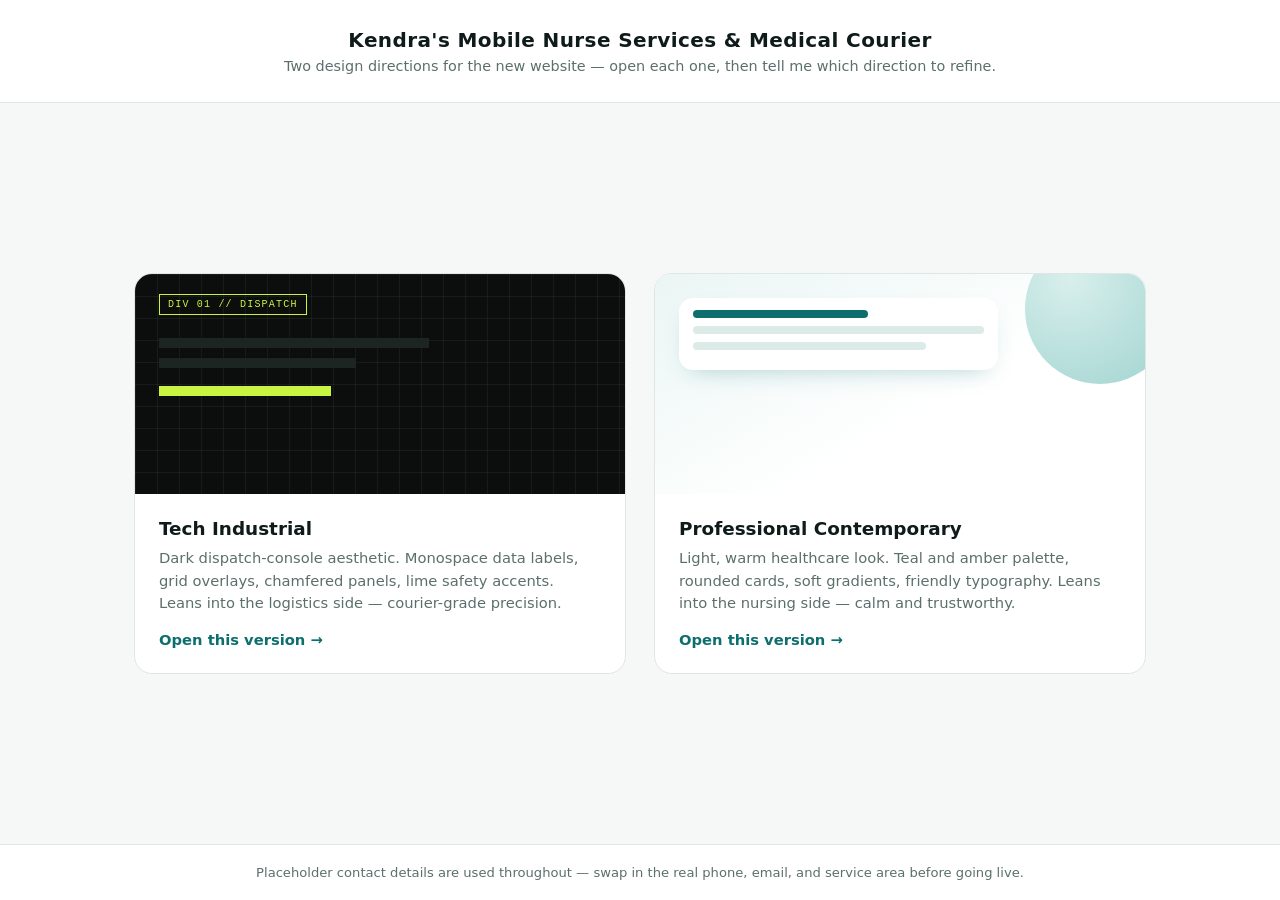
<file: index.html>
<!DOCTYPE html>
<html lang="en">
<head>
  <meta charset="UTF-8">
  <meta name="viewport" content="width=device-width, initial-scale=1.0">
  <title>Kendra's Mobile Nurse Services — Choose a Version</title>
  <meta name="description" content="Preview the two website designs for Kendra's Mobile Nurse Services & Medical Courier.">
  <style>
    :root {
      --ink: #0f1b1a;
      --mut: #5b6f6c;
      --line: #dfe7e5;
      --bg: #f6f8f8;
      --teal: #0c6f6e;
      --lime: #c8f542;
    }
    * { margin: 0; padding: 0; box-sizing: border-box; }
    html { scroll-behavior: smooth; }
    body {
      font-family: "Segoe UI", system-ui, -apple-system, sans-serif;
      background: var(--bg);
      color: var(--ink);
      min-height: 100vh;
      display: flex;
      flex-direction: column;
    }
    header {
      padding: 28px 24px;
      text-align: center;
      border-bottom: 1px solid var(--line);
      background: #fff;
    }
    header h1 { font-size: 1.25rem; letter-spacing: .02em; }
    header p { color: var(--mut); font-size: .9rem; margin-top: 6px; }
    main {
      flex: 1;
      width: 100%;
      max-width: 1060px;
      margin: 0 auto;
      padding: 56px 24px;
      display: grid;
      grid-template-columns: repeat(auto-fit, minmax(300px, 1fr));
      gap: 28px;
      align-content: center;
    }
    .card {
      display: flex;
      flex-direction: column;
      background: #fff;
      border: 1px solid var(--line);
      border-radius: 18px;
      overflow: hidden;
      text-decoration: none;
      color: inherit;
      transition: transform .25s ease, box-shadow .25s ease;
    }
    .card:hover { transform: translateY(-4px); box-shadow: 0 24px 48px -24px rgba(15, 27, 26, .25); }
    .preview { height: 220px; position: relative; overflow: hidden; }
    .preview-industrial { background: #0b0e0d; }
    .preview-industrial::before {
      content: "";
      position: absolute; inset: 0;
      background-image:
        linear-gradient(rgba(233, 240, 238, .06) 1px, transparent 1px),
        linear-gradient(90deg, rgba(233, 240, 238, .06) 1px, transparent 1px);
      background-size: 22px 22px;
    }
    .preview-industrial .bar { position: absolute; left: 24px; right: 40%; height: 10px; background: #1d2522; }
    .preview-industrial .bar.acc { background: var(--lime); }
    .preview-industrial .tag {
      position: absolute; top: 20px; left: 24px;
      font-family: Consolas, "Courier New", monospace;
      font-size: 10px; letter-spacing: .12em;
      color: var(--lime); border: 1px solid var(--lime);
      padding: 4px 8px;
    }
    .preview-contemporary { background: linear-gradient(150deg, #eaf6f4, #ffffff 60%); }
    .preview-contemporary .blob {
      position: absolute; width: 150px; height: 150px; border-radius: 50%;
      background: radial-gradient(circle at 30% 30%, #d8efec, #9fd3cf);
      top: -40px; right: -30px;
    }
    .preview-contemporary .chip {
      position: absolute; left: 24px; top: 24px; right: 30%;
      background: #fff; border-radius: 14px; padding: 12px 14px;
      box-shadow: 0 10px 24px -12px rgba(12, 111, 110, .35);
    }
    .preview-contemporary .chip .row { height: 8px; border-radius: 99px; background: #dceae8; margin-bottom: 8px; }
    .preview-contemporary .chip .row.hl { background: var(--teal); width: 60%; }
    .body { padding: 24px; }
    .body h2 { font-size: 1.15rem; margin-bottom: 8px; }
    .body p { color: var(--mut); font-size: .92rem; line-height: 1.55; }
    .go {
      margin-top: 16px; display: inline-flex; align-items: center; gap: 8px;
      font-weight: 600; font-size: .92rem; color: var(--teal);
    }
    footer { text-align: center; padding: 20px; color: var(--mut); font-size: .82rem; border-top: 1px solid var(--line); background: #fff; }
  </style>
</head>
<body>
  <header>
    <h1>Kendra's Mobile Nurse Services &amp; Medical Courier</h1>
    <p>Two design directions for the new website — open each one, then tell me which direction to refine.</p>
  </header>
  <main>
    <a class="card" href="tech-industrial/index.html">
      <div class="preview preview-industrial">
        <span class="tag">DIV 01 // DISPATCH</span>
        <span class="bar" style="top:64px"></span>
        <span class="bar" style="top:84px; right:55%"></span>
        <span class="bar acc" style="top:112px; right:60%"></span>
      </div>
      <div class="body">
        <h2>Tech Industrial</h2>
        <p>Dark dispatch-console aesthetic. Monospace data labels, grid overlays, chamfered panels, lime safety accents. Leans into the logistics side — courier-grade precision.</p>
        <span class="go">Open this version &rarr;</span>
      </div>
    </a>
    <a class="card" href="contemporary/index.html">
      <div class="preview preview-contemporary">
        <div class="blob"></div>
        <div class="chip">
          <div class="row hl"></div>
          <div class="row"></div>
          <div class="row" style="width:80%"></div>
        </div>
      </div>
      <div class="body">
        <h2>Professional Contemporary</h2>
        <p>Light, warm healthcare look. Teal and amber palette, rounded cards, soft gradients, friendly typography. Leans into the nursing side — calm and trustworthy.</p>
        <span class="go">Open this version &rarr;</span>
      </div>
    </a>
  </main>
  <footer>Placeholder contact details are used throughout — swap in the real phone, email, and service area before going live.</footer>
</body>
</html>
</file>
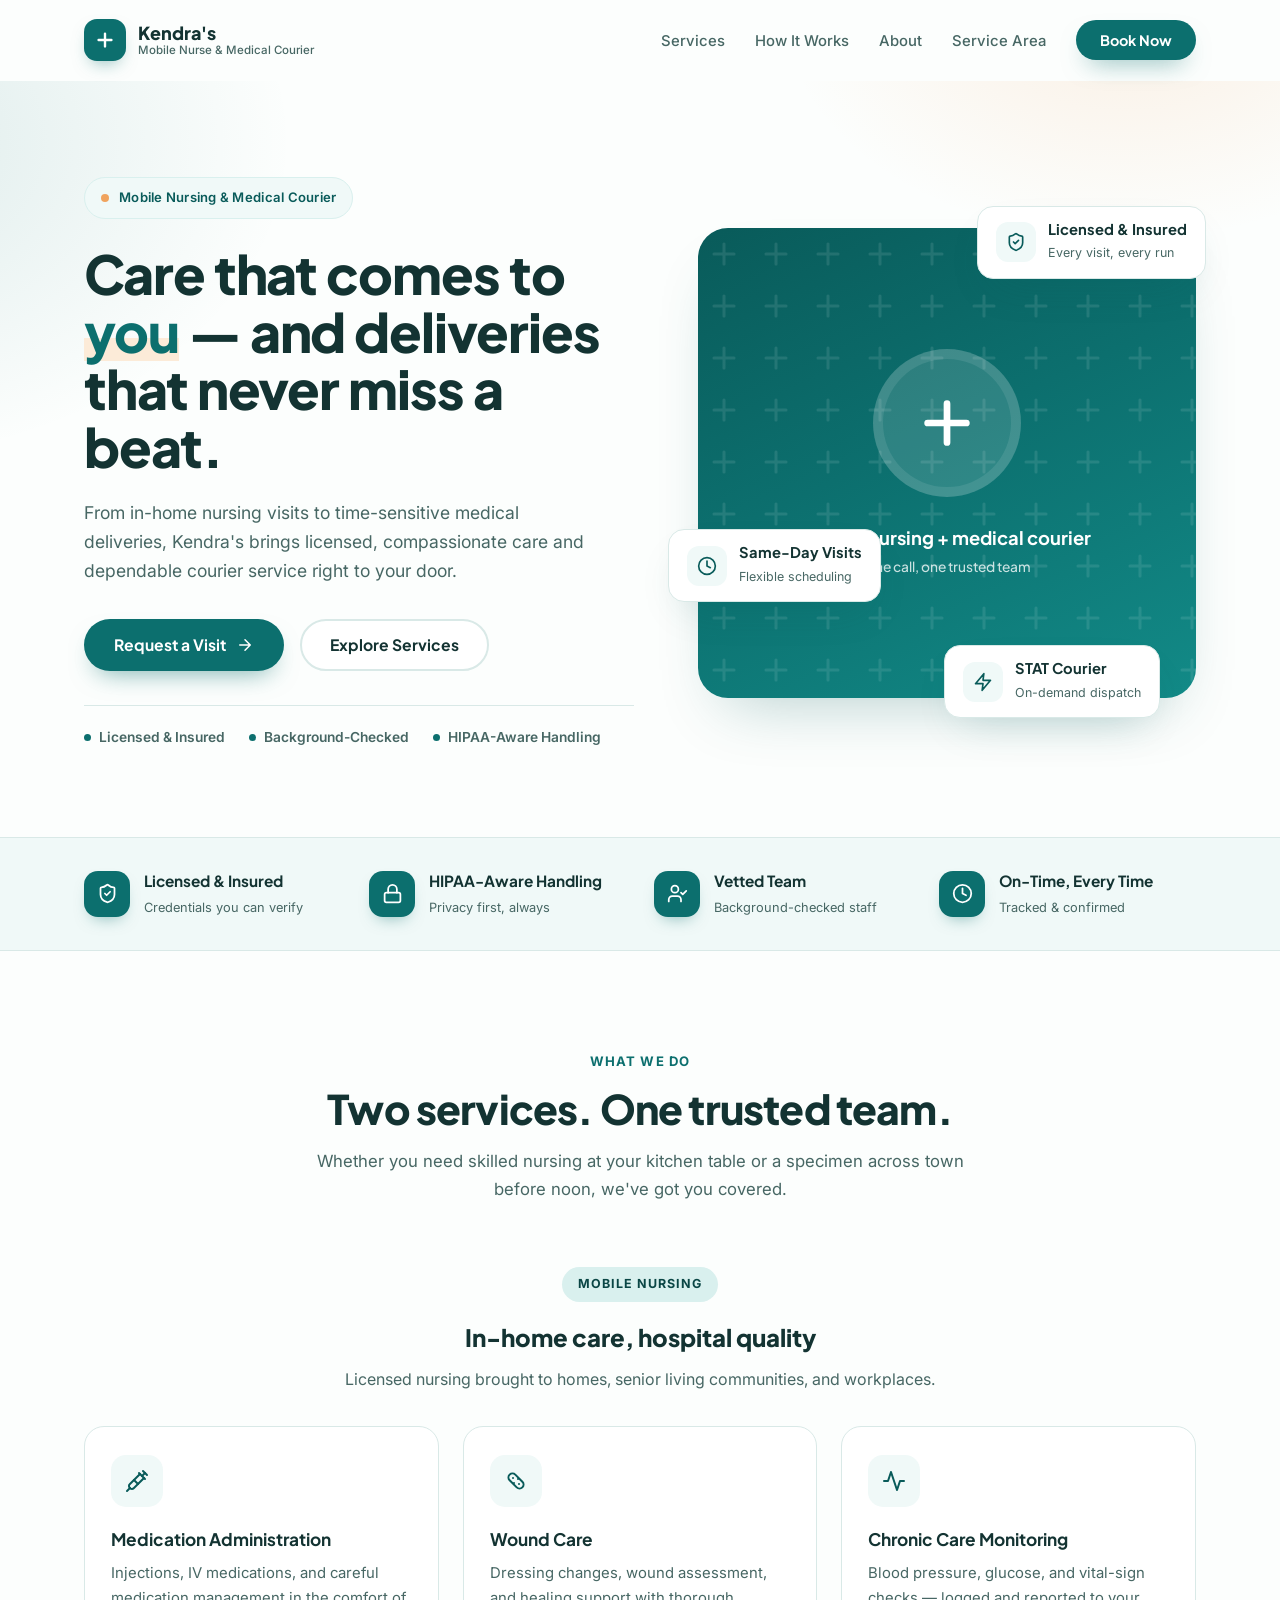
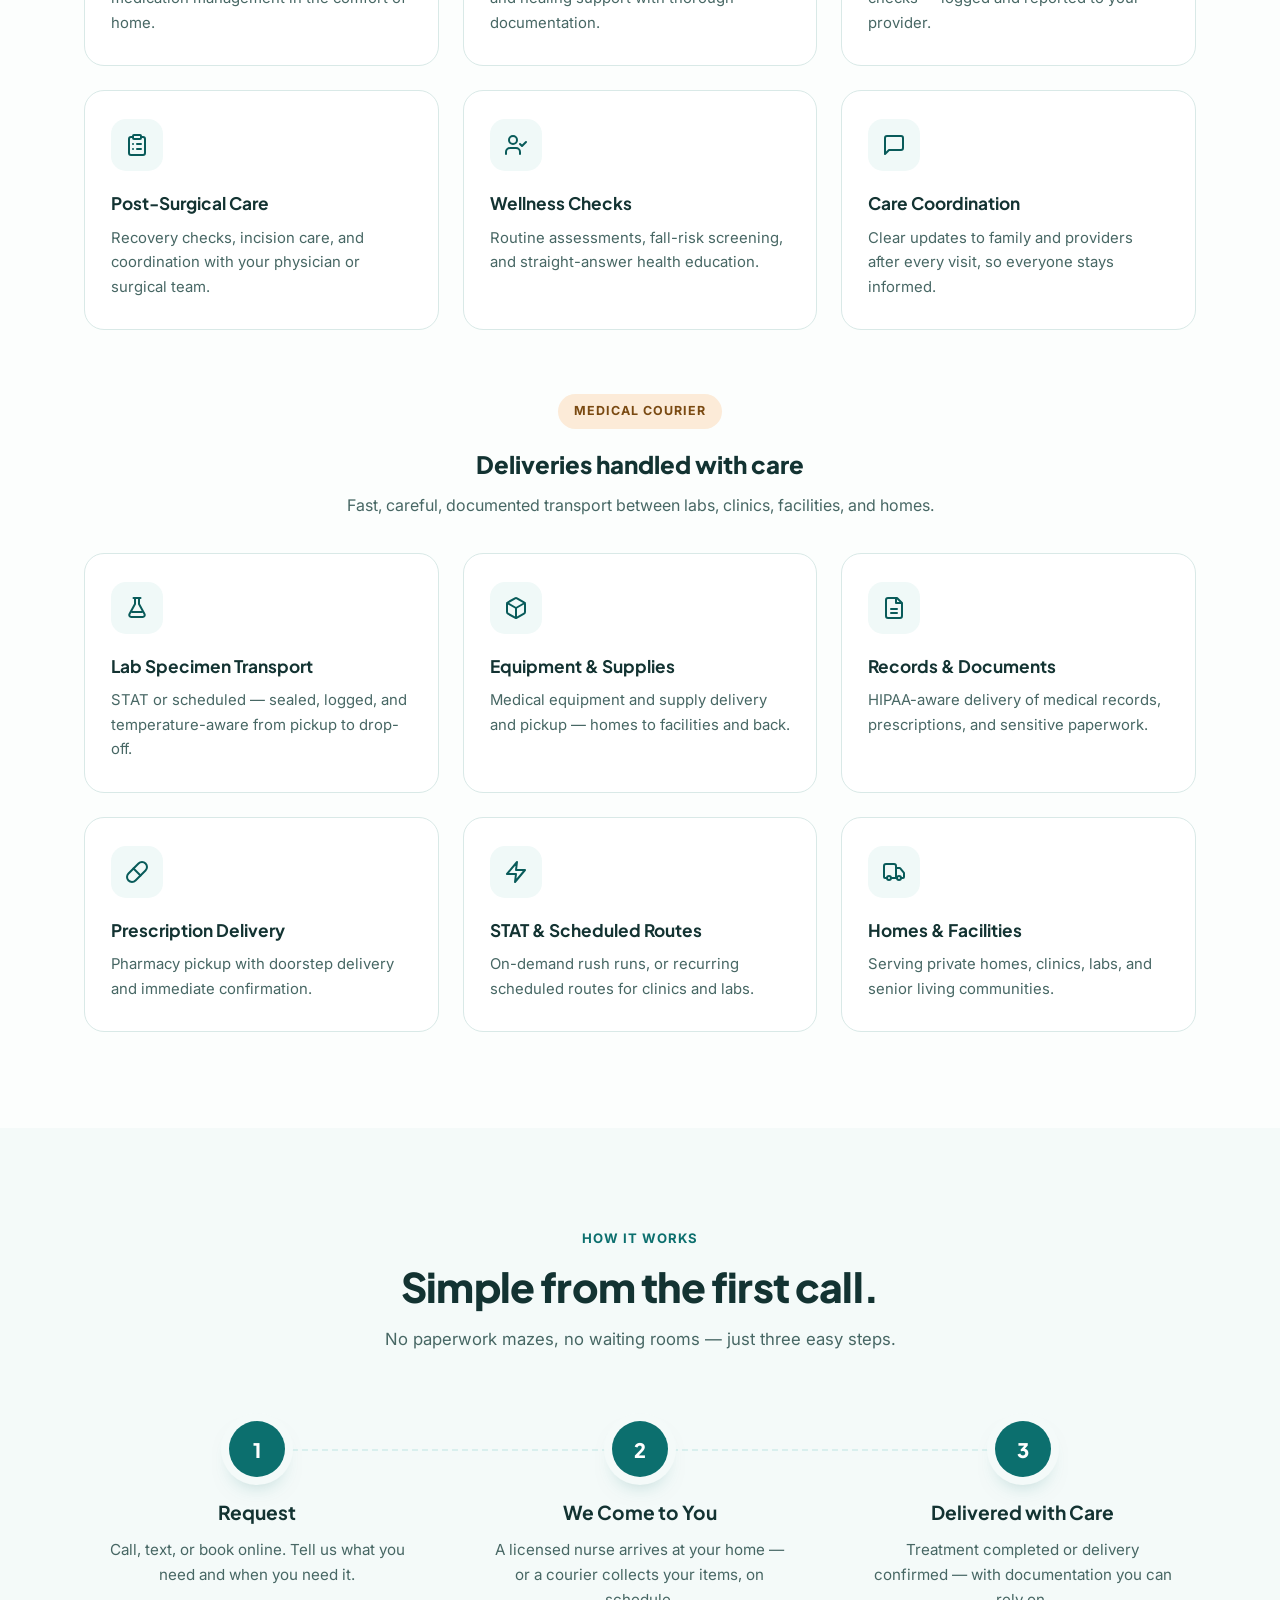
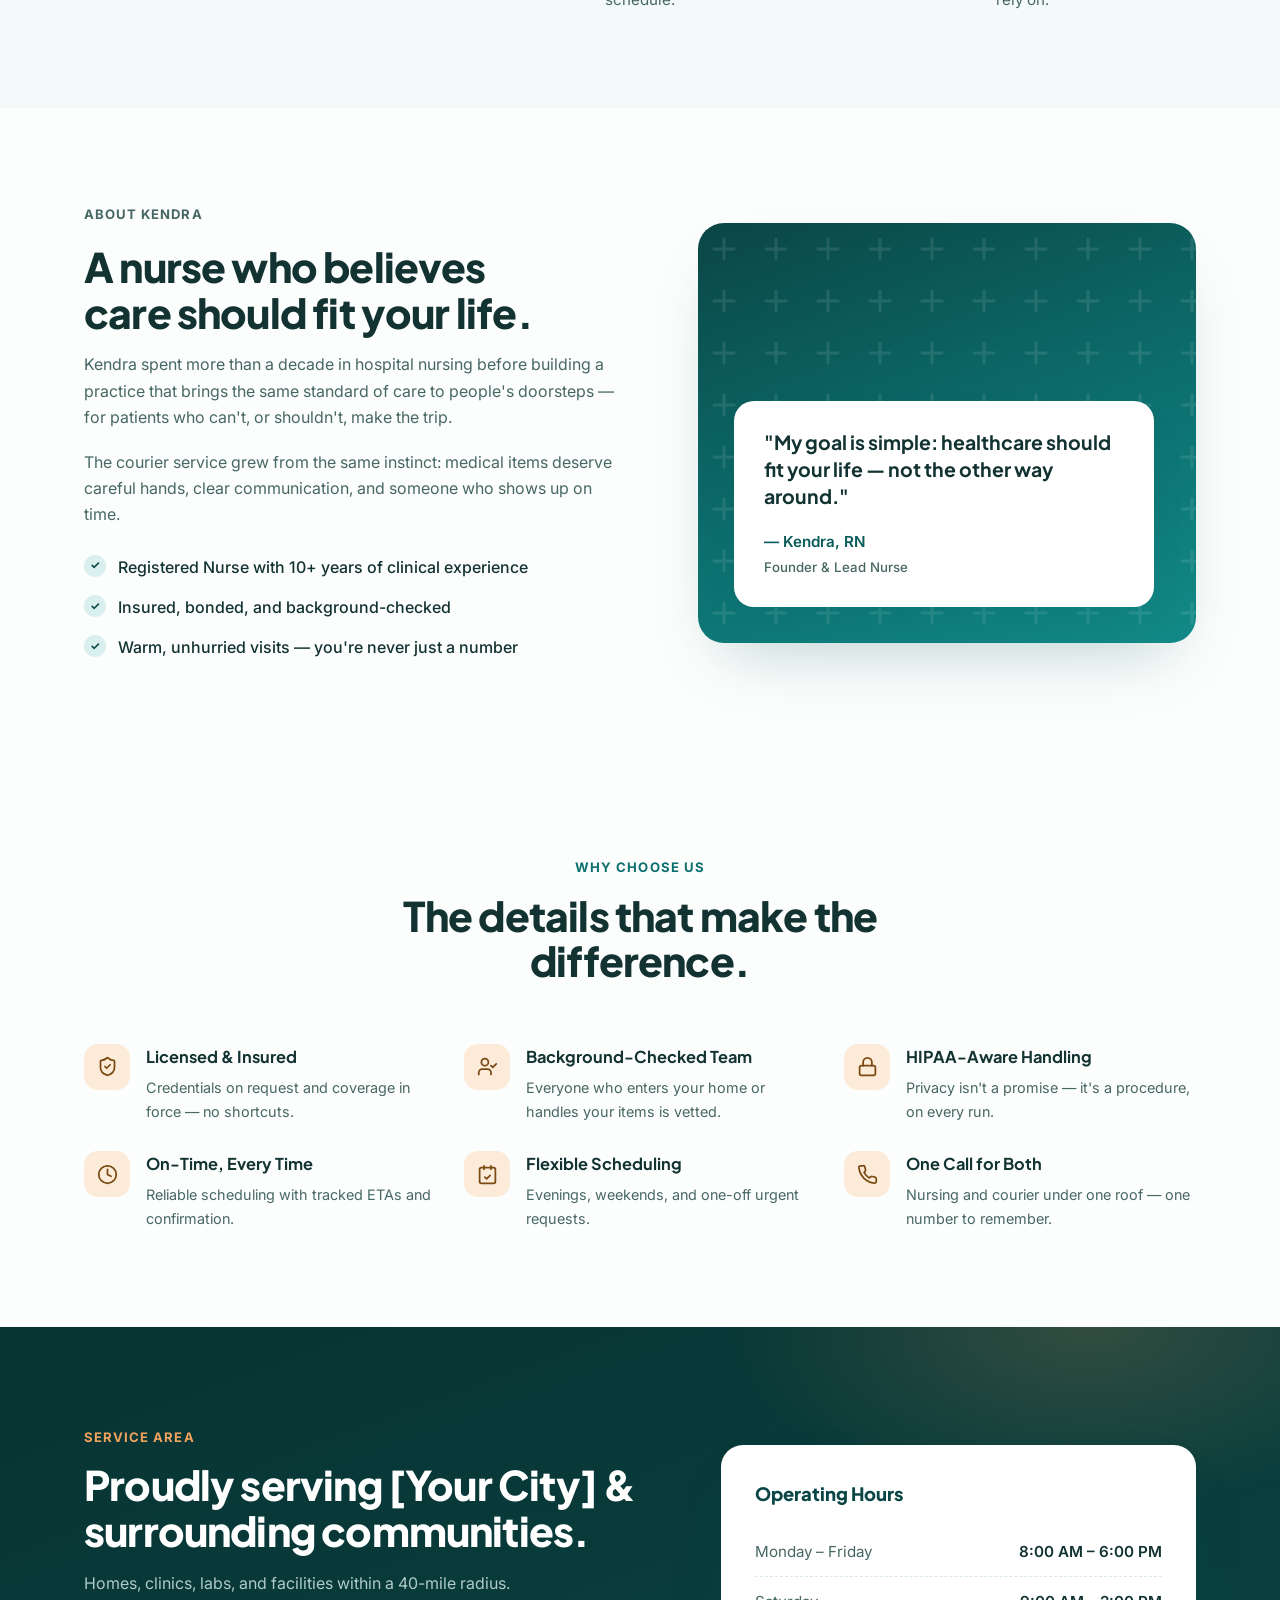
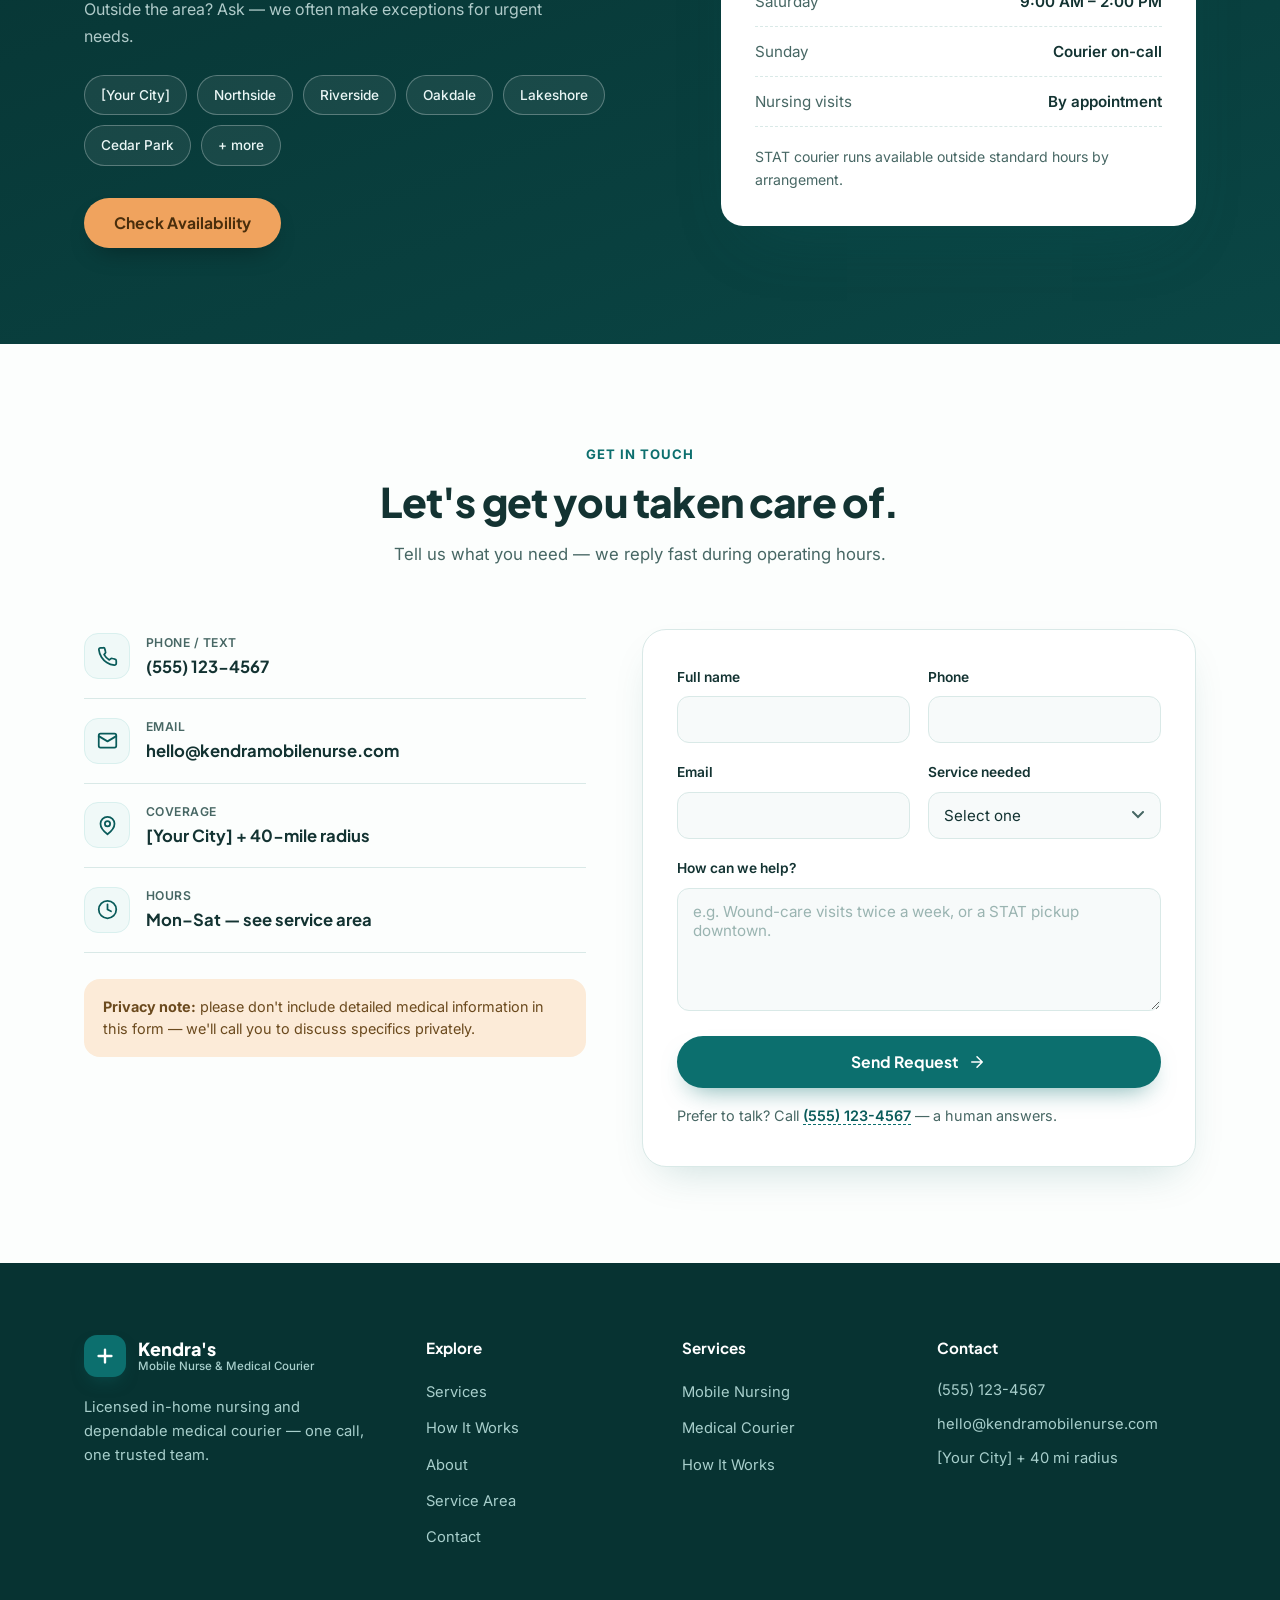
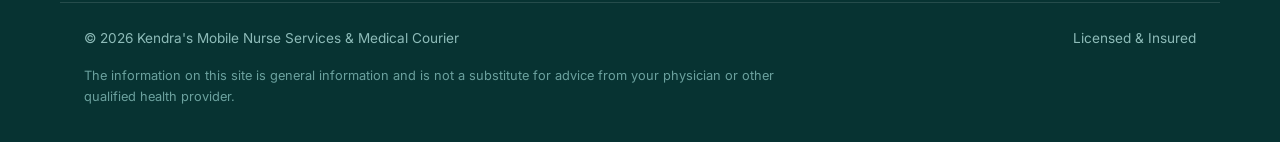
<file: contemporary/index.html>
<!DOCTYPE html>
<html lang="en">
<head>
  <meta charset="UTF-8">
  <meta name="viewport" content="width=device-width, initial-scale=1.0">
  <title>Kendra's Mobile Nurse Services &amp; Medical Courier</title>
  <meta name="description" content="Licensed in-home nursing visits and reliable medical courier service — compassionate care and dependable delivery, right to your door.">
  <meta name="theme-color" content="#0c6f6e">
  <link rel="icon" type="image/svg+xml" href="favicon.svg">
  <link rel="preconnect" href="https://fonts.googleapis.com">
  <link rel="preconnect" href="https://fonts.gstatic.com" crossorigin>
  <link href="https://fonts.googleapis.com/css2?family=Plus+Jakarta+Sans:wght@600;700;800&family=Inter:wght@400;500;600&display=swap" rel="stylesheet">
  <link rel="stylesheet" href="styles.css">
  <script type="application/ld+json">
  {
    "@context": "https://schema.org",
    "@type": "LocalBusiness",
    "name": "Kendra's Mobile Nurse Services & Medical Courier",
    "description": "Mobile nursing care and medical courier services delivered to homes, clinics, and facilities.",
    "telephone": "+1-555-123-4567",
    "email": "hello@kendramobilenurse.com",
    "areaServed": "Your City and surrounding communities",
    "openingHours": "Mo-Fr 08:00-18:00"
  }
  </script>
</head>
<body id="top">
  <a class="skip-link" href="#main">Skip to content</a>

  <header class="site-header">
    <div class="container nav-wrap">
      <a class="brand" href="#top" aria-label="Kendra's Mobile Nurse Services — home">
        <span class="brand-mark" aria-hidden="true">
          <svg viewBox="0 0 24 24" fill="none" stroke="currentColor" stroke-width="2.6" stroke-linecap="round"><path d="M12 5v14M5 12h14"/></svg>
        </span>
        <span class="brand-text">
          <span class="brand-name">Kendra's</span>
          <span class="brand-sub">Mobile Nurse &amp; Medical Courier</span>
        </span>
      </a>
      <nav class="site-nav" aria-label="Primary">
        <button class="nav-toggle" aria-expanded="false" aria-controls="primary-nav" aria-label="Toggle navigation"><span></span><span></span><span></span></button>
        <ul class="nav-list" id="primary-nav">
          <li><a href="#services">Services</a></li>
          <li><a href="#how">How It Works</a></li>
          <li><a href="#about">About</a></li>
          <li><a href="#coverage">Service Area</a></li>
          <li><a class="btn btn-primary btn-small nav-cta" href="#contact">Book Now</a></li>
        </ul>
      </nav>
    </div>
  </header>

  <main id="main">
    <!-- HERO -->
    <section class="hero">
      <div class="hero-bg" aria-hidden="true"></div>
      <div class="container hero-grid">
        <div class="hero-content">
          <p class="eyebrow"><span class="eyebrow-dot"></span>Mobile Nursing &amp; Medical Courier</p>
          <h1 class="hero-title">Care that comes to <span class="accent">you</span> — and deliveries that never miss a beat.</h1>
          <p class="hero-sub">From in-home nursing visits to time-sensitive medical deliveries, Kendra's brings licensed, compassionate care and dependable courier service right to your door.</p>
          <div class="hero-actions">
            <a class="btn btn-primary" href="#contact">Request a Visit <svg viewBox="0 0 24 24" fill="none" stroke="currentColor" stroke-width="2" stroke-linecap="round" stroke-linejoin="round"><path d="M5 12h14M12 5l7 7-7 7"/></svg></a>
            <a class="btn btn-outline" href="#services">Explore Services</a>
          </div>
          <ul class="hero-trust">
            <li>Licensed &amp; Insured</li>
            <li>Background-Checked</li>
            <li>HIPAA-Aware Handling</li>
          </ul>
        </div>
        <div class="hero-visual">
          <div class="hero-card">
            <div class="hero-ring" aria-hidden="true">
              <svg class="hero-cross" viewBox="0 0 24 24" fill="none" stroke="currentColor" stroke-width="2.6" stroke-linecap="round"><path d="M12 4.5v15M4.5 12h15"/></svg>
            </div>
            <p class="hero-card-caption">Skilled nursing + medical courier<br><span>One call, one trusted team</span></p>
          </div>
          <div class="float-card float-1">
            <span class="fc-icon"><svg viewBox="0 0 24 24" fill="none" stroke="currentColor" stroke-width="2" stroke-linecap="round" stroke-linejoin="round"><path d="M20 13c0 5-3.5 7.5-7.66 8.95a1 1 0 0 1-.67-.01C7.5 20.5 4 18 4 13V6a1 1 0 0 1 1-1c2 0 4.5-1.2 6.24-2.72a1.17 1.17 0 0 1 1.52 0C14.51 3.81 17 5 19 5a1 1 0 0 1 1 1z"/><path d="m9 12 2 2 4-4"/></svg></span>
            <div><strong>Licensed &amp; Insured</strong><small>Every visit, every run</small></div>
          </div>
          <div class="float-card float-2">
            <span class="fc-icon"><svg viewBox="0 0 24 24" fill="none" stroke="currentColor" stroke-width="2" stroke-linecap="round" stroke-linejoin="round"><circle cx="12" cy="12" r="10"/><path d="M12 6v6l4 2"/></svg></span>
            <div><strong>Same-Day Visits</strong><small>Flexible scheduling</small></div>
          </div>
          <div class="float-card float-3">
            <span class="fc-icon"><svg viewBox="0 0 24 24" fill="none" stroke="currentColor" stroke-width="2" stroke-linecap="round" stroke-linejoin="round"><path d="M13 2 3 14h9l-1 8 10-12h-9l1-8z"/></svg></span>
            <div><strong>STAT Courier</strong><small>On-demand dispatch</small></div>
          </div>
        </div>
      </div>
    </section>

    <!-- TRUST BAR -->
    <section class="trustbar" aria-label="Why families trust us">
      <div class="container trustbar-grid">
        <div class="trustbar-item reveal"><span class="tb-icon"><svg viewBox="0 0 24 24" fill="none" stroke="currentColor" stroke-width="2" stroke-linecap="round" stroke-linejoin="round"><path d="M20 13c0 5-3.5 7.5-7.66 8.95a1 1 0 0 1-.67-.01C7.5 20.5 4 18 4 13V6a1 1 0 0 1 1-1c2 0 4.5-1.2 6.24-2.72a1.17 1.17 0 0 1 1.52 0C14.51 3.81 17 5 19 5a1 1 0 0 1 1 1z"/><path d="m9 12 2 2 4-4"/></svg></span><div><strong>Licensed &amp; Insured</strong><small>Credentials you can verify</small></div></div>
        <div class="trustbar-item reveal" style="--d:.08s"><span class="tb-icon"><svg viewBox="0 0 24 24" fill="none" stroke="currentColor" stroke-width="2" stroke-linecap="round" stroke-linejoin="round"><rect x="3" y="11" width="18" height="11" rx="2"/><path d="M7 11V7a5 5 0 0 1 10 0v4"/></svg></span><div><strong>HIPAA-Aware Handling</strong><small>Privacy first, always</small></div></div>
        <div class="trustbar-item reveal" style="--d:.16s"><span class="tb-icon"><svg viewBox="0 0 24 24" fill="none" stroke="currentColor" stroke-width="2" stroke-linecap="round" stroke-linejoin="round"><path d="M16 21v-2a4 4 0 0 0-4-4H6a4 4 0 0 0-4 4v2"/><circle cx="9" cy="7" r="4"/><path d="m16 11 2 2 4-4"/></svg></span><div><strong>Vetted Team</strong><small>Background-checked staff</small></div></div>
        <div class="trustbar-item reveal" style="--d:.24s"><span class="tb-icon"><svg viewBox="0 0 24 24" fill="none" stroke="currentColor" stroke-width="2" stroke-linecap="round" stroke-linejoin="round"><circle cx="12" cy="12" r="10"/><path d="M12 6v6l4 2"/></svg></span><div><strong>On-Time, Every Time</strong><small>Tracked &amp; confirmed</small></div></div>
      </div>
    </section>

    <!-- SERVICES -->
    <section class="section" id="services">
      <div class="container">
        <div class="section-head reveal">
          <p class="section-eyebrow">What we do</p>
          <h2 class="section-title">Two services. One trusted team.</h2>
          <p class="section-lead">Whether you need skilled nursing at your kitchen table or a specimen across town before noon, we've got you covered.</p>
        </div>

        <div class="service-group reveal">
          <div class="group-head">
            <span class="group-tag tag-nurse">Mobile Nursing</span>
            <h3 class="group-title">In-home care, hospital quality</h3>
            <p class="group-desc">Licensed nursing brought to homes, senior living communities, and workplaces.</p>
          </div>
          <div class="cards-grid">
            <div class="card reveal"><span class="card-icon"><svg viewBox="0 0 24 24" fill="none" stroke="currentColor" stroke-width="2" stroke-linecap="round" stroke-linejoin="round"><path d="m18 2 4 4"/><path d="m17 7 3-3"/><path d="M19 9 8.7 19.3c-1 1-2.5 1-3.4 0l-.6-.6c-1-1-1-2.5 0-3.4L15 5"/><path d="m9 11 4 4"/><path d="m5 19-3 3"/><path d="m14 4 6 6"/></svg></span><h4 class="card-title">Medication Administration</h4><p class="card-text">Injections, IV medications, and careful medication management in the comfort of home.</p></div>
            <div class="card reveal" style="--d:.06s"><span class="card-icon"><svg viewBox="0 0 24 24" fill="none" stroke="currentColor" stroke-width="2" stroke-linecap="round" stroke-linejoin="round"><rect x="3" y="8" width="18" height="8" rx="4" transform="rotate(45 12 12)"/><path d="M9 9h.01M15 15h.01M10 14h.01M14 10h.01"/></svg></span><h4 class="card-title">Wound Care</h4><p class="card-text">Dressing changes, wound assessment, and healing support with thorough documentation.</p></div>
            <div class="card reveal" style="--d:.12s"><span class="card-icon"><svg viewBox="0 0 24 24" fill="none" stroke="currentColor" stroke-width="2" stroke-linecap="round" stroke-linejoin="round"><path d="M22 12h-4l-3 9L9 3l-3 9H2"/></svg></span><h4 class="card-title">Chronic Care Monitoring</h4><p class="card-text">Blood pressure, glucose, and vital-sign checks — logged and reported to your provider.</p></div>
            <div class="card reveal"><span class="card-icon"><svg viewBox="0 0 24 24" fill="none" stroke="currentColor" stroke-width="2" stroke-linecap="round" stroke-linejoin="round"><rect x="8" y="2" width="8" height="4" rx="1"/><path d="M16 4h2a2 2 0 0 1 2 2v14a2 2 0 0 1-2 2H6a2 2 0 0 1-2-2V6a2 2 0 0 1 2-2h2"/><path d="M12 11h4M12 16h4M8 11h.01M8 16h.01"/></svg></span><h4 class="card-title">Post-Surgical Care</h4><p class="card-text">Recovery checks, incision care, and coordination with your physician or surgical team.</p></div>
            <div class="card reveal" style="--d:.06s"><span class="card-icon"><svg viewBox="0 0 24 24" fill="none" stroke="currentColor" stroke-width="2" stroke-linecap="round" stroke-linejoin="round"><path d="M16 21v-2a4 4 0 0 0-4-4H6a4 4 0 0 0-4 4v2"/><circle cx="9" cy="7" r="4"/><path d="m16 11 2 2 4-4"/></svg></span><h4 class="card-title">Wellness Checks</h4><p class="card-text">Routine assessments, fall-risk screening, and straight-answer health education.</p></div>
            <div class="card reveal" style="--d:.12s"><span class="card-icon"><svg viewBox="0 0 24 24" fill="none" stroke="currentColor" stroke-width="2" stroke-linecap="round" stroke-linejoin="round"><path d="M21 15a2 2 0 0 1-2 2H7l-4 4V5a2 2 0 0 1 2-2h14a2 2 0 0 1 2 2z"/></svg></span><h4 class="card-title">Care Coordination</h4><p class="card-text">Clear updates to family and providers after every visit, so everyone stays informed.</p></div>
          </div>
        </div>

        <div class="service-group reveal">
          <div class="group-head">
            <span class="group-tag tag-courier">Medical Courier</span>
            <h3 class="group-title">Deliveries handled with care</h3>
            <p class="group-desc">Fast, careful, documented transport between labs, clinics, facilities, and homes.</p>
          </div>
          <div class="cards-grid">
            <div class="card reveal"><span class="card-icon"><svg viewBox="0 0 24 24" fill="none" stroke="currentColor" stroke-width="2" stroke-linecap="round" stroke-linejoin="round"><path d="M10 2v6L4.5 18a2 2 0 0 0 1.8 3h11.4a2 2 0 0 0 1.8-3L14 8V2"/><path d="M8.5 2h7"/><path d="M7 16h10"/></svg></span><h4 class="card-title">Lab Specimen Transport</h4><p class="card-text">STAT or scheduled — sealed, logged, and temperature-aware from pickup to drop-off.</p></div>
            <div class="card reveal" style="--d:.06s"><span class="card-icon"><svg viewBox="0 0 24 24" fill="none" stroke="currentColor" stroke-width="2" stroke-linecap="round" stroke-linejoin="round"><path d="M21 8a2 2 0 0 0-1-1.73l-7-4a2 2 0 0 0-2 0l-7 4A2 2 0 0 0 3 8v8a2 2 0 0 0 1 1.73l7 4a2 2 0 0 0 2 0l7-4A2 2 0 0 0 21 16z"/><path d="m3.3 7 8.7 5 8.7-5"/><path d="M12 22V12"/></svg></span><h4 class="card-title">Equipment &amp; Supplies</h4><p class="card-text">Medical equipment and supply delivery and pickup — homes to facilities and back.</p></div>
            <div class="card reveal" style="--d:.12s"><span class="card-icon"><svg viewBox="0 0 24 24" fill="none" stroke="currentColor" stroke-width="2" stroke-linecap="round" stroke-linejoin="round"><path d="M15 2H6a2 2 0 0 0-2 2v16a2 2 0 0 0 2 2h12a2 2 0 0 0 2-2V7z"/><path d="M14 2v5h5"/><path d="M9 13h6M9 17h6"/></svg></span><h4 class="card-title">Records &amp; Documents</h4><p class="card-text">HIPAA-aware delivery of medical records, prescriptions, and sensitive paperwork.</p></div>
            <div class="card reveal"><span class="card-icon"><svg viewBox="0 0 24 24" fill="none" stroke="currentColor" stroke-width="2" stroke-linecap="round" stroke-linejoin="round"><path d="m10.5 20.5 10-10a4.95 4.95 0 1 0-7-7l-10 10a4.95 4.95 0 1 0 7 7z"/><path d="m8.5 8.5 7 7"/></svg></span><h4 class="card-title">Prescription Delivery</h4><p class="card-text">Pharmacy pickup with doorstep delivery and immediate confirmation.</p></div>
            <div class="card reveal" style="--d:.06s"><span class="card-icon"><svg viewBox="0 0 24 24" fill="none" stroke="currentColor" stroke-width="2" stroke-linecap="round" stroke-linejoin="round"><path d="M13 2 3 14h9l-1 8 10-12h-9l1-8z"/></svg></span><h4 class="card-title">STAT &amp; Scheduled Routes</h4><p class="card-text">On-demand rush runs, or recurring scheduled routes for clinics and labs.</p></div>
            <div class="card reveal" style="--d:.12s"><span class="card-icon"><svg viewBox="0 0 24 24" fill="none" stroke="currentColor" stroke-width="2" stroke-linecap="round" stroke-linejoin="round"><path d="M14 18V6a2 2 0 0 0-2-2H4a2 2 0 0 0-2 2v11a1 1 0 0 0 1 1h2"/><path d="M15 18h-5"/><path d="M19 18h2a1 1 0 0 0 1-1v-3.65a1 1 0 0 0-.22-.62l-3.48-4.35A1 1 0 0 0 17.52 8H14"/><circle cx="17" cy="18" r="2"/><circle cx="7" cy="18" r="2"/></svg></span><h4 class="card-title">Homes &amp; Facilities</h4><p class="card-text">Serving private homes, clinics, labs, and senior living communities.</p></div>
          </div>
        </div>
      </div>
    </section>

    <!-- HOW IT WORKS -->
    <section class="section section-alt" id="how">
      <div class="container">
        <div class="section-head reveal">
          <p class="section-eyebrow">How it works</p>
          <h2 class="section-title">Simple from the first call.</h2>
          <p class="section-lead">No paperwork mazes, no waiting rooms — just three easy steps.</p>
        </div>
        <ol class="steps">
          <li class="step reveal"><span class="step-num">1</span><h3 class="step-title">Request</h3><p class="step-text">Call, text, or book online. Tell us what you need and when you need it.</p></li>
          <li class="step reveal" style="--d:.1s"><span class="step-num">2</span><h3 class="step-title">We Come to You</h3><p class="step-text">A licensed nurse arrives at your home — or a courier collects your items, on schedule.</p></li>
          <li class="step reveal" style="--d:.2s"><span class="step-num">3</span><h3 class="step-title">Delivered with Care</h3><p class="step-text">Treatment completed or delivery confirmed — with documentation you can rely on.</p></li>
        </ol>
      </div>
    </section>

    <!-- ABOUT -->
    <section class="section" id="about">
      <div class="container about-grid">
        <div class="about-content reveal">
          <p class="section-eyebrow">About Kendra</p>
          <h2 class="section-title">A nurse who believes care should fit your life.</h2>
          <p>Kendra spent more than a decade in hospital nursing before building a practice that brings the same standard of care to people's doorsteps — for patients who can't, or shouldn't, make the trip.</p>
          <p>The courier service grew from the same instinct: medical items deserve careful hands, clear communication, and someone who shows up on time.</p>
          <ul class="checklist">
            <li>Registered Nurse with 10+ years of clinical experience</li>
            <li>Insured, bonded, and background-checked</li>
            <li>Warm, unhurried visits — you're never just a number</li>
          </ul>
        </div>
        <div class="about-media reveal">
          <div class="quote-card">
            <p class="quote-text">"My goal is simple: healthcare should fit your life — not the other way around."</p>
            <p class="quote-by">— Kendra, RN <span>Founder &amp; Lead Nurse</span></p>
          </div>
        </div>
      </div>
    </section>

    <!-- WHY -->
    <section class="section" id="why">
      <div class="container">
        <div class="section-head reveal">
          <p class="section-eyebrow">Why choose us</p>
          <h2 class="section-title">The details that make the difference.</h2>
        </div>
        <div class="why-grid">
          <div class="why-item reveal"><span class="why-icon"><svg viewBox="0 0 24 24" fill="none" stroke="currentColor" stroke-width="2" stroke-linecap="round" stroke-linejoin="round"><path d="M20 13c0 5-3.5 7.5-7.66 8.95a1 1 0 0 1-.67-.01C7.5 20.5 4 18 4 13V6a1 1 0 0 1 1-1c2 0 4.5-1.2 6.24-2.72a1.17 1.17 0 0 1 1.52 0C14.51 3.81 17 5 19 5a1 1 0 0 1 1 1z"/><path d="m9 12 2 2 4-4"/></svg></span><div><h4>Licensed &amp; Insured</h4><p>Credentials on request and coverage in force — no shortcuts.</p></div></div>
          <div class="why-item reveal" style="--d:.06s"><span class="why-icon"><svg viewBox="0 0 24 24" fill="none" stroke="currentColor" stroke-width="2" stroke-linecap="round" stroke-linejoin="round"><path d="M16 21v-2a4 4 0 0 0-4-4H6a4 4 0 0 0-4 4v2"/><circle cx="9" cy="7" r="4"/><path d="m16 11 2 2 4-4"/></svg></span><div><h4>Background-Checked Team</h4><p>Everyone who enters your home or handles your items is vetted.</p></div></div>
          <div class="why-item reveal" style="--d:.12s"><span class="why-icon"><svg viewBox="0 0 24 24" fill="none" stroke="currentColor" stroke-width="2" stroke-linecap="round" stroke-linejoin="round"><rect x="3" y="11" width="18" height="11" rx="2"/><path d="M7 11V7a5 5 0 0 1 10 0v4"/></svg></span><div><h4>HIPAA-Aware Handling</h4><p>Privacy isn't a promise — it's a procedure, on every run.</p></div></div>
          <div class="why-item reveal"><span class="why-icon"><svg viewBox="0 0 24 24" fill="none" stroke="currentColor" stroke-width="2" stroke-linecap="round" stroke-linejoin="round"><circle cx="12" cy="12" r="10"/><path d="M12 6v6l4 2"/></svg></span><div><h4>On-Time, Every Time</h4><p>Reliable scheduling with tracked ETAs and confirmation.</p></div></div>
          <div class="why-item reveal" style="--d:.06s"><span class="why-icon"><svg viewBox="0 0 24 24" fill="none" stroke="currentColor" stroke-width="2" stroke-linecap="round" stroke-linejoin="round"><path d="M8 2v4M16 2v4"/><rect x="3" y="4" width="18" height="18" rx="2"/><path d="m9 15 2 2 4-4"/></svg></span><div><h4>Flexible Scheduling</h4><p>Evenings, weekends, and one-off urgent requests.</p></div></div>
          <div class="why-item reveal" style="--d:.12s"><span class="why-icon"><svg viewBox="0 0 24 24" fill="none" stroke="currentColor" stroke-width="2" stroke-linecap="round" stroke-linejoin="round"><path d="M22 16.92v3a2 2 0 0 1-2.18 2 19.79 19.79 0 0 1-8.63-3.07 19.5 19.5 0 0 1-6-6 19.79 19.79 0 0 1-3.07-8.67A2 2 0 0 1 4.11 2h3a2 2 0 0 1 2 1.72c.12.9.33 1.78.62 2.63a2 2 0 0 1-.45 2.11L8.09 9.91a16 16 0 0 0 6 6l1.45-1.19a2 2 0 0 1 2.11-.45c.85.29 1.73.5 2.63.62A2 2 0 0 1 22 16.92z"/></svg></span><div><h4>One Call for Both</h4><p>Nursing and courier under one roof — one number to remember.</p></div></div>
        </div>
      </div>
    </section>

    <!-- SERVICE AREA -->
    <section class="section coverage" id="coverage">
      <div class="container coverage-grid">
        <div class="coverage-content reveal">
          <p class="section-eyebrow">Service area</p>
          <h2 class="section-title">Proudly serving [Your City] &amp; surrounding communities.</h2>
          <p class="coverage-lead">Homes, clinics, labs, and facilities within a 40-mile radius. Outside the area? Ask — we often make exceptions for urgent needs.</p>
          <ul class="town-pills">
            <li>[Your City]</li><li>Northside</li><li>Riverside</li><li>Oakdale</li><li>Lakeshore</li><li>Cedar Park</li><li>+ more</li>
          </ul>
          <a class="btn btn-dark" href="#contact">Check Availability</a>
        </div>
        <div class="hours-card reveal">
          <h3>Operating Hours</h3>
          <ul class="hours-list">
            <li><span>Monday – Friday</span><b>8:00 AM – 6:00 PM</b></li>
            <li><span>Saturday</span><b>9:00 AM – 2:00 PM</b></li>
            <li><span>Sunday</span><b>Courier on-call</b></li>
            <li><span>Nursing visits</span><b>By appointment</b></li>
          </ul>
          <p class="hours-note">STAT courier runs available outside standard hours by arrangement.</p>
        </div>
      </div>
    </section>

    <!-- CONTACT -->
    <section class="section" id="contact">
      <div class="container">
        <div class="section-head reveal">
          <p class="section-eyebrow">Get in touch</p>
          <h2 class="section-title">Let's get you taken care of.</h2>
          <p class="section-lead">Tell us what you need — we reply fast during operating hours.</p>
        </div>
        <div class="contact-grid">
          <div class="contact-info reveal">
            <div class="info-item"><span class="info-icon"><svg viewBox="0 0 24 24" fill="none" stroke="currentColor" stroke-width="2" stroke-linecap="round" stroke-linejoin="round"><path d="M22 16.92v3a2 2 0 0 1-2.18 2 19.79 19.79 0 0 1-8.63-3.07 19.5 19.5 0 0 1-6-6 19.79 19.79 0 0 1-3.07-8.67A2 2 0 0 1 4.11 2h3a2 2 0 0 1 2 1.72c.12.9.33 1.78.62 2.63a2 2 0 0 1-.45 2.11L8.09 9.91a16 16 0 0 0 6 6l1.45-1.19a2 2 0 0 1 2.11-.45c.85.29 1.73.5 2.63.62A2 2 0 0 1 22 16.92z"/></svg></span><div><small>Phone / Text</small><a href="tel:+15551234567">(555) 123-4567</a></div></div>
            <div class="info-item"><span class="info-icon"><svg viewBox="0 0 24 24" fill="none" stroke="currentColor" stroke-width="2" stroke-linecap="round" stroke-linejoin="round"><rect x="2" y="4" width="20" height="16" rx="2"/><path d="m22 7-10 6L2 7"/></svg></span><div><small>Email</small><a href="mailto:hello@kendramobilenurse.com">hello@kendramobilenurse.com</a></div></div>
            <div class="info-item"><span class="info-icon"><svg viewBox="0 0 24 24" fill="none" stroke="currentColor" stroke-width="2" stroke-linecap="round" stroke-linejoin="round"><path d="M20 10c0 6-8 12-8 12s-8-6-8-12a8 8 0 0 1 16 0z"/><circle cx="12" cy="10" r="3"/></svg></span><div><small>Coverage</small><span>[Your City] + 40-mile radius</span></div></div>
            <div class="info-item"><span class="info-icon"><svg viewBox="0 0 24 24" fill="none" stroke="currentColor" stroke-width="2" stroke-linecap="round" stroke-linejoin="round"><circle cx="12" cy="12" r="10"/><path d="M12 6v6l4 2"/></svg></span><div><small>Hours</small><span>Mon–Sat — see service area</span></div></div>
            <div class="note-card"><strong>Privacy note:</strong> please don't include detailed medical information in this form — we'll call you to discuss specifics privately.</div>
          </div>
          <form class="contact-form reveal" id="booking-form">
            <div class="form-row">
              <div class="field"><label for="name">Full name</label><input id="name" name="name" type="text" autocomplete="name" required></div>
              <div class="field"><label for="phone">Phone</label><input id="phone" name="phone" type="tel" autocomplete="tel" required></div>
            </div>
            <div class="form-row">
              <div class="field"><label for="email">Email</label><input id="email" name="email" type="email" autocomplete="email" required></div>
              <div class="field"><label for="service">Service needed</label>
                <select id="service" name="service" required>
                  <option value="" selected disabled>Select one</option>
                  <option>Mobile nursing visit</option>
                  <option>Medical courier</option>
                  <option>Both</option>
                  <option>Other / question</option>
                </select>
              </div>
            </div>
            <div class="field"><label for="message">How can we help?</label><textarea id="message" name="message" rows="5" required placeholder="e.g. Wound-care visits twice a week, or a STAT pickup downtown."></textarea></div>
            <button class="btn btn-primary btn-block" type="submit">Send Request <svg viewBox="0 0 24 24" fill="none" stroke="currentColor" stroke-width="2" stroke-linecap="round" stroke-linejoin="round"><path d="M5 12h14M12 5l7 7-7 7"/></svg></button>
            <div class="form-success" id="form-success" hidden><svg viewBox="0 0 24 24" fill="none" stroke="currentColor" stroke-width="2.4" stroke-linecap="round" stroke-linejoin="round"><path d="M20 6 9 17l-5-5"/></svg>Thanks! Your request has been received — we'll reach out shortly to confirm details.</div>
            <p class="form-note">Prefer to talk? Call <a href="tel:+15551234567">(555) 123-4567</a> — a human answers.</p>
          </form>
        </div>
      </div>
    </section>
  </main>

  <footer class="site-footer">
    <div class="container footer-grid">
      <div class="footer-brand">
        <a class="brand" href="#top">
          <span class="brand-mark" aria-hidden="true"><svg viewBox="0 0 24 24" fill="none" stroke="currentColor" stroke-width="2.6" stroke-linecap="round"><path d="M12 5v14M5 12h14"/></svg></span>
          <span class="brand-text"><span class="brand-name">Kendra's</span><span class="brand-sub">Mobile Nurse &amp; Medical Courier</span></span>
        </a>
        <p>Licensed in-home nursing and dependable medical courier — one call, one trusted team.</p>
      </div>
      <div class="footer-col">
        <h4>Explore</h4>
        <ul class="footer-links">
          <li><a href="#services">Services</a></li>
          <li><a href="#how">How It Works</a></li>
          <li><a href="#about">About</a></li>
          <li><a href="#coverage">Service Area</a></li>
          <li><a href="#contact">Contact</a></li>
        </ul>
      </div>
      <div class="footer-col">
        <h4>Services</h4>
        <ul class="footer-links">
          <li><a href="#services">Mobile Nursing</a></li>
          <li><a href="#services">Medical Courier</a></li>
          <li><a href="#how">How It Works</a></li>
        </ul>
      </div>
      <div class="footer-col footer-contact">
        <h4>Contact</h4>
        <ul class="footer-links">
          <li><a href="tel:+15551234567">(555) 123-4567</a></li>
          <li><a href="mailto:hello@kendramobilenurse.com">hello@kendramobilenurse.com</a></li>
          <li>[Your City] + 40 mi radius</li>
        </ul>
      </div>
    </div>
    <div class="container footer-bottom">
      <p>&copy; <span id="year"></span> Kendra's Mobile Nurse Services &amp; Medical Courier</p>
      <p>Licensed &amp; Insured</p>
    </div>
    <div class="container"><p class="footer-disclaimer">The information on this site is general information and is not a substitute for advice from your physician or other qualified health provider.</p></div>
  </footer>

  <button class="back-to-top" aria-label="Back to top"><svg viewBox="0 0 24 24" fill="none" stroke="currentColor" stroke-width="2.2" stroke-linecap="round" stroke-linejoin="round"><path d="m18 15-6-6-6 6"/></svg></button>
  <script src="script.js"></script>
</body>
</html>
</file>
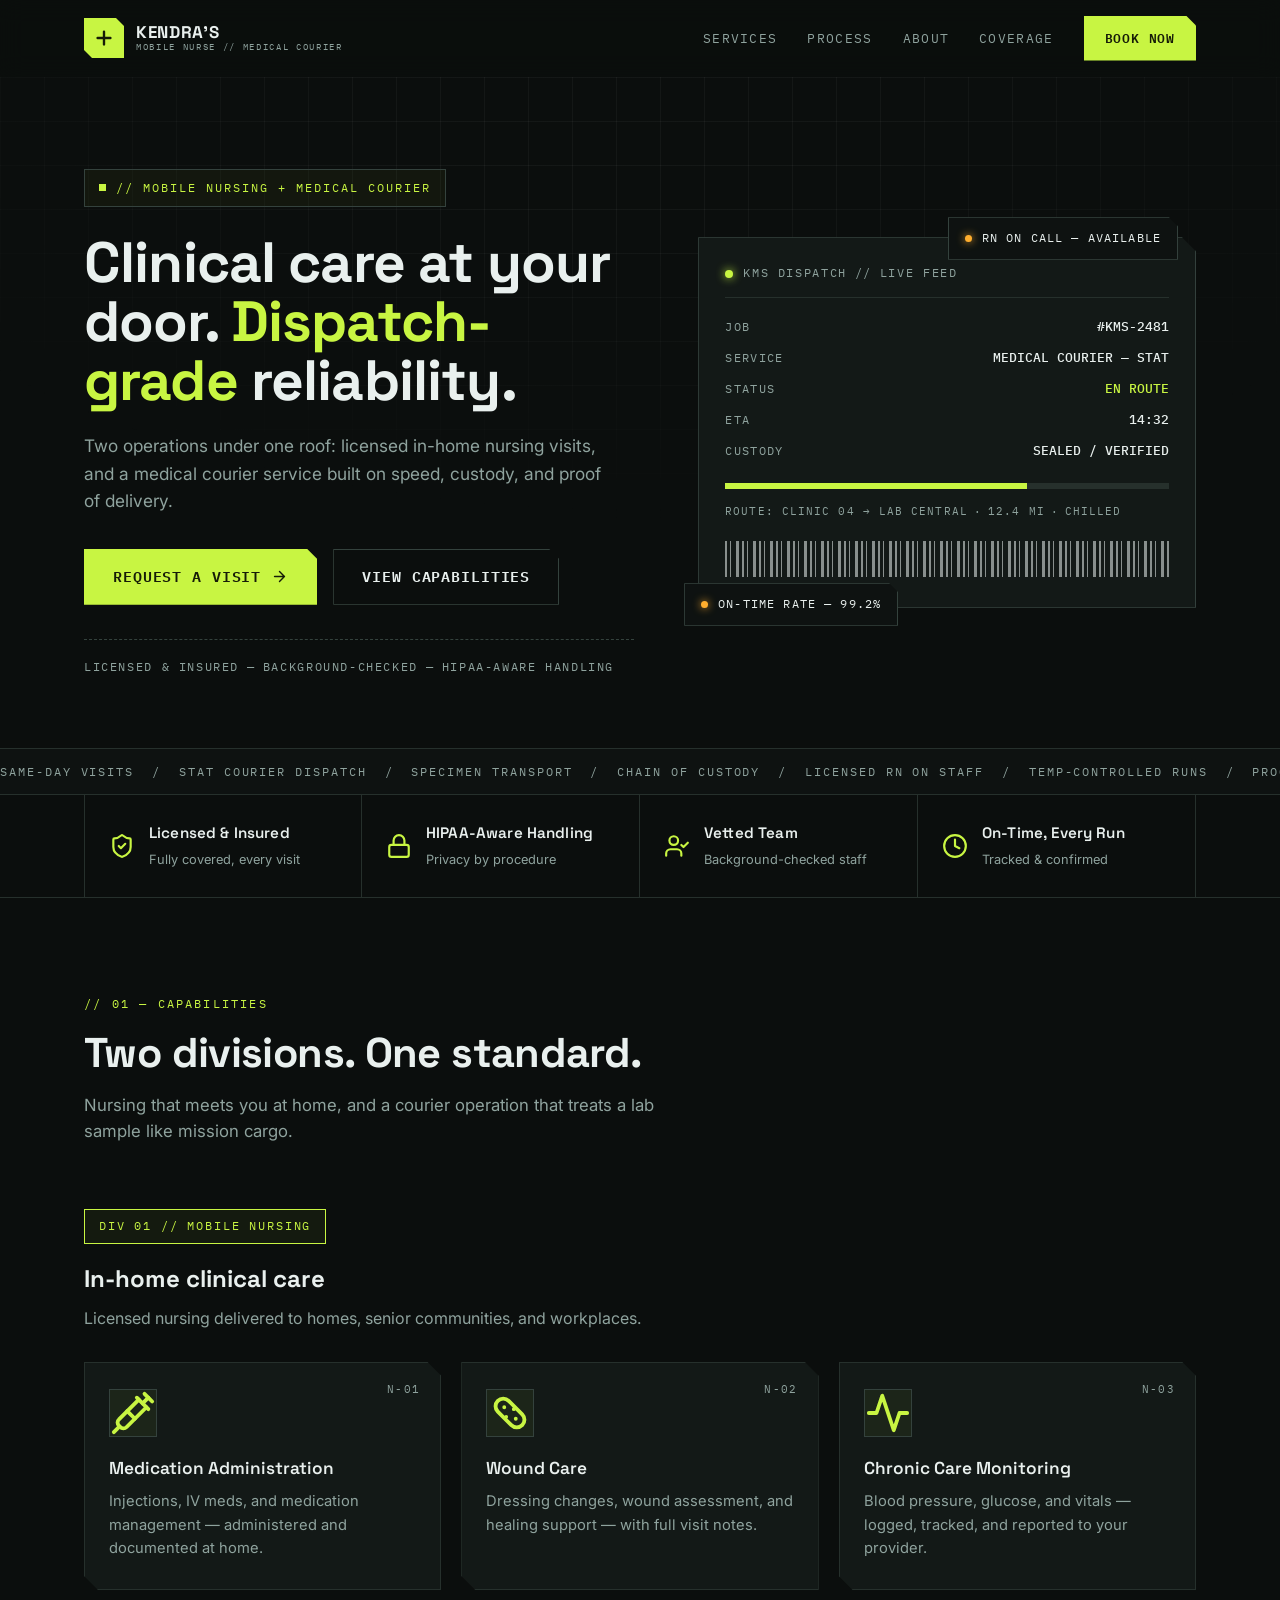
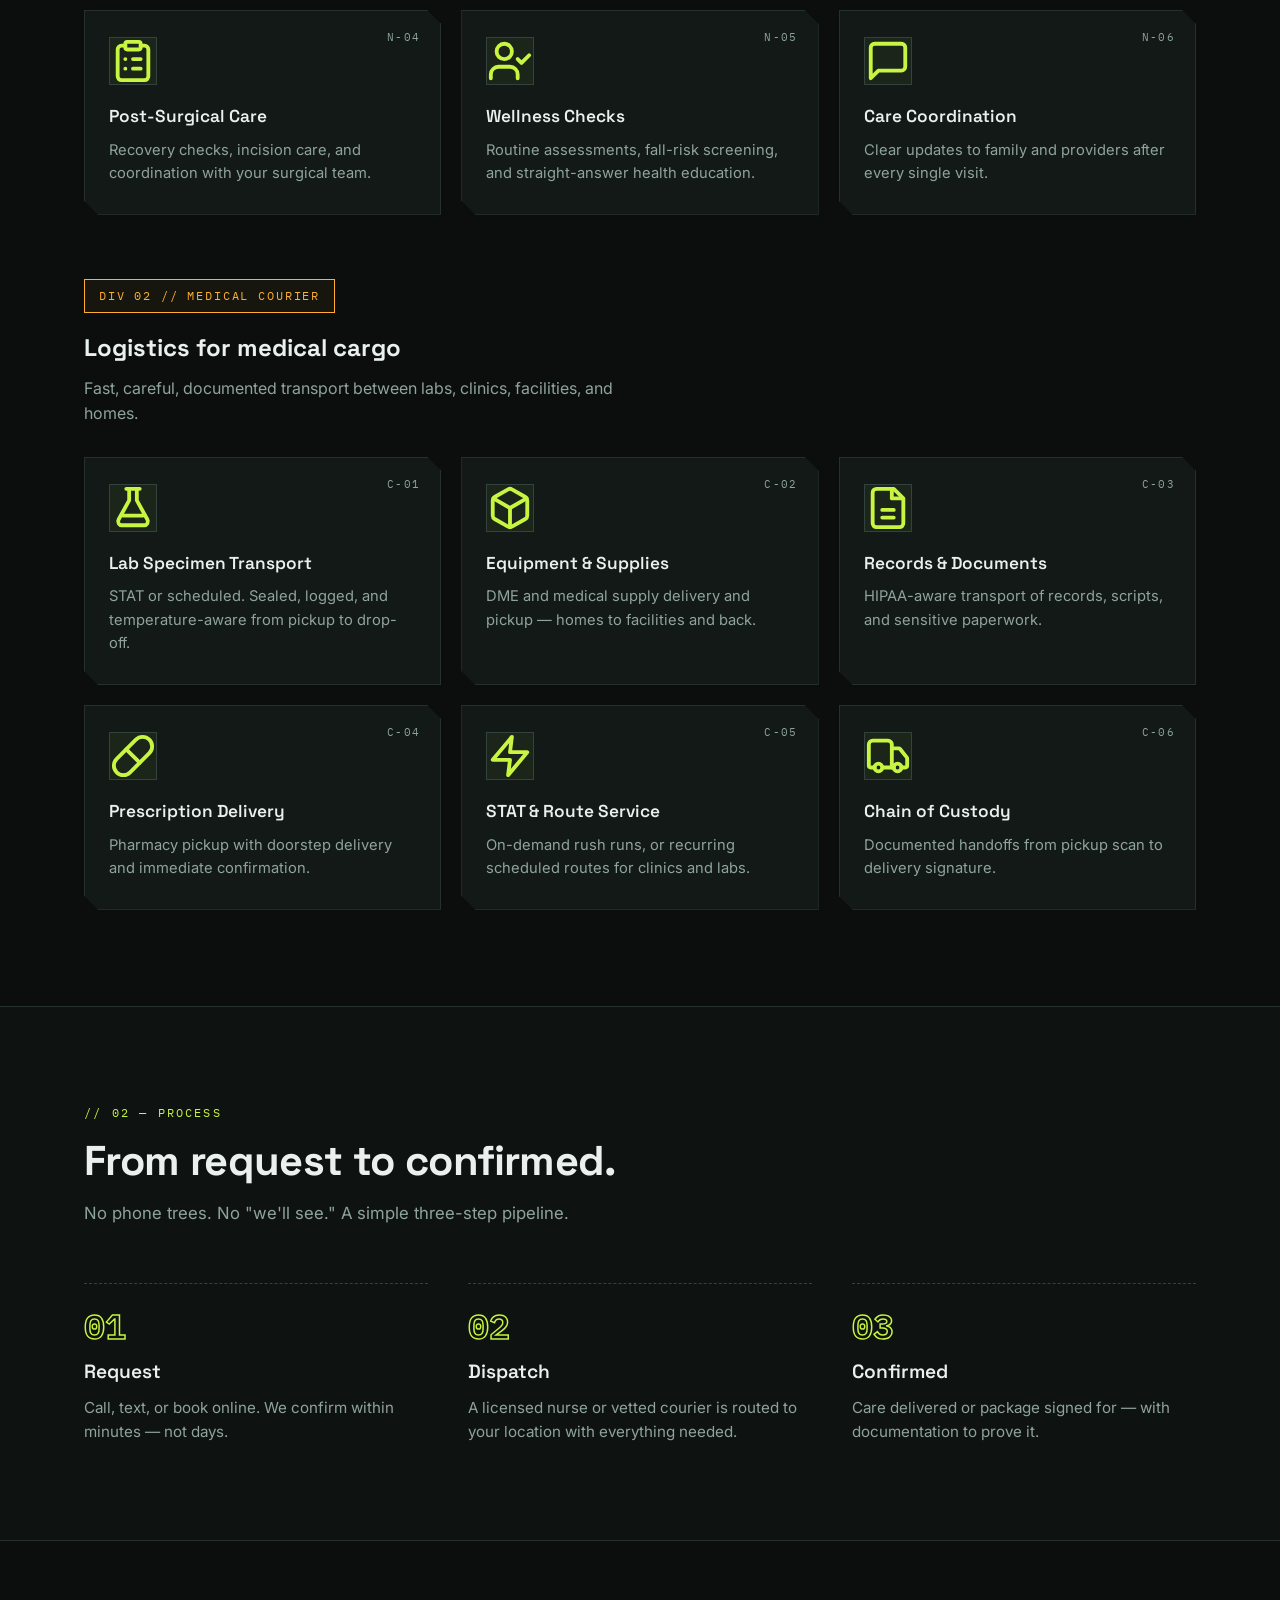
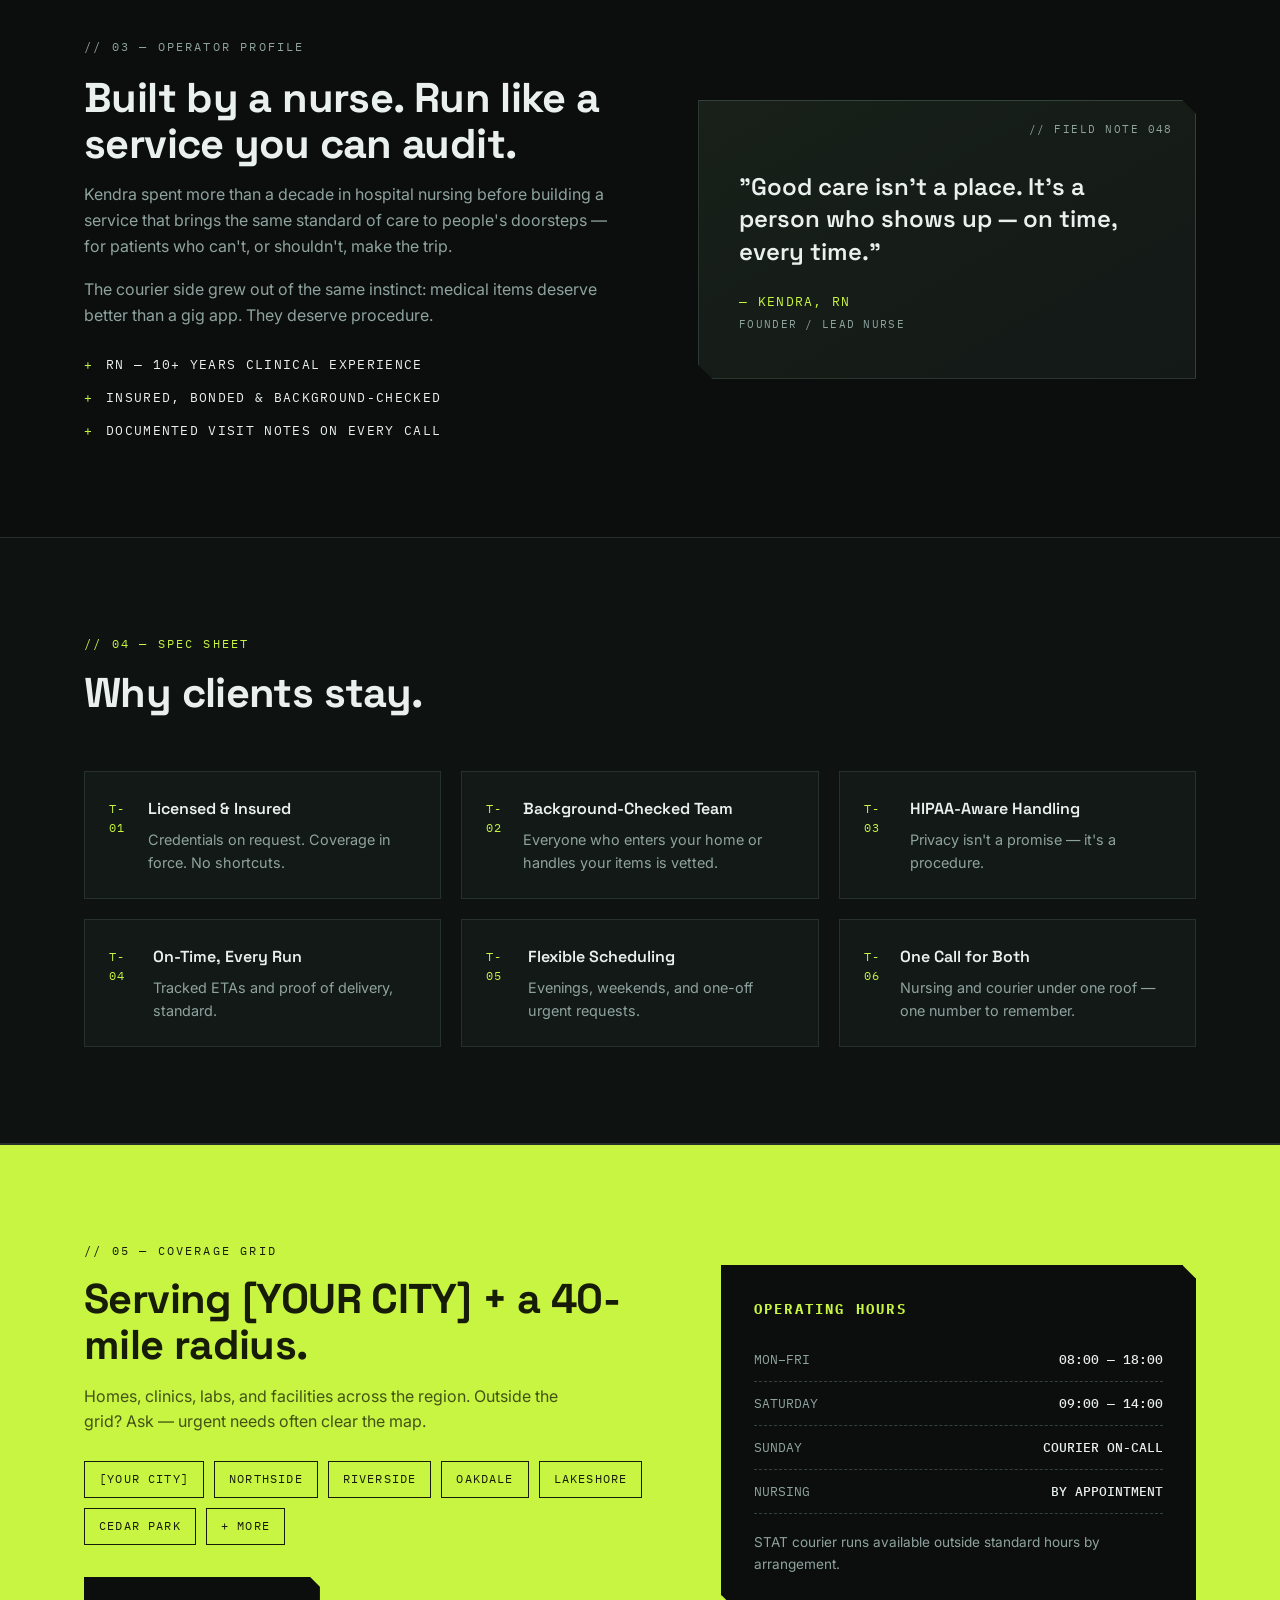
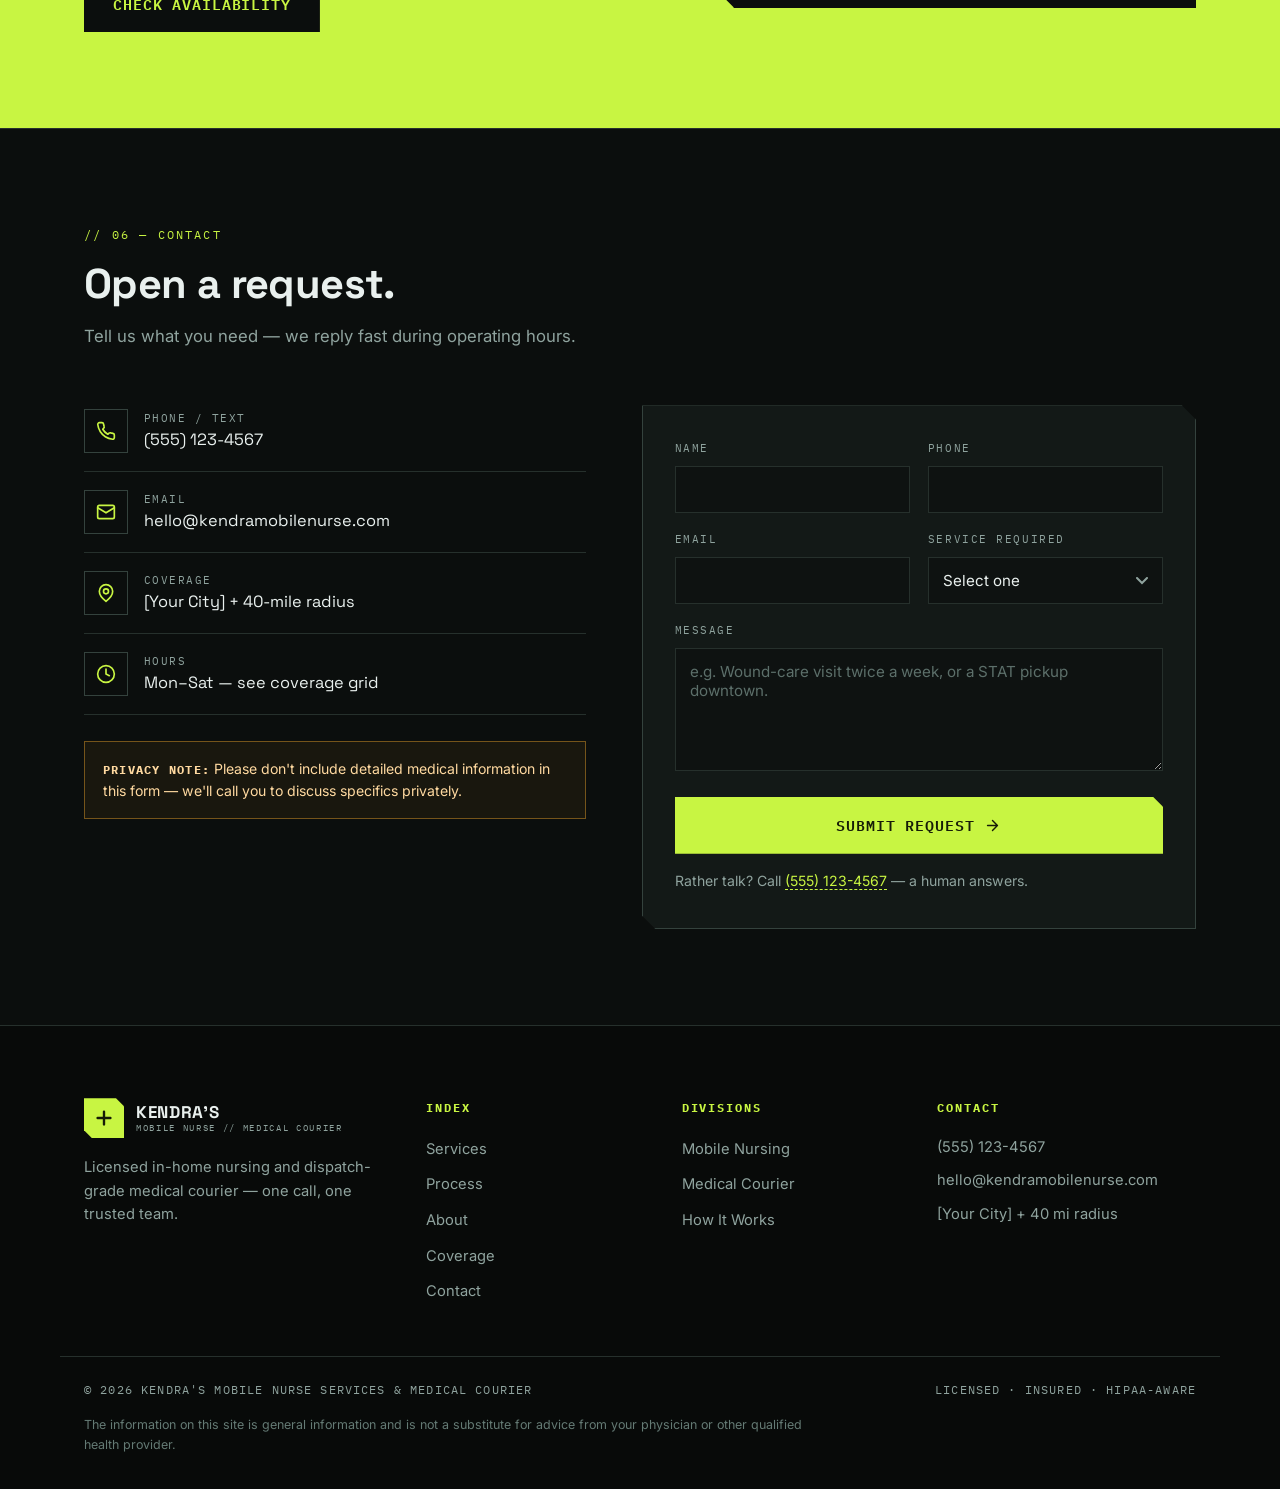
<file: tech-industrial/index.html>
<!DOCTYPE html>
<html lang="en">
<head>
  <meta charset="UTF-8">
  <meta name="viewport" content="width=device-width, initial-scale=1.0">
  <title>Kendra's Mobile Nurse Services &amp; Medical Courier</title>
  <meta name="description" content="Licensed in-home nursing visits and dispatch-grade medical courier service — care at your door, delivered on time with full chain of custody.">
  <meta name="theme-color" content="#0b0e0d">
  <link rel="icon" type="image/svg+xml" href="favicon.svg">
  <link rel="preconnect" href="https://fonts.googleapis.com">
  <link rel="preconnect" href="https://fonts.gstatic.com" crossorigin>
  <link href="https://fonts.googleapis.com/css2?family=Space+Grotesk:wght@500;600;700&family=IBM+Plex+Mono:wght@400;500;600&family=Inter:wght@400;500;600&display=swap" rel="stylesheet">
  <link rel="stylesheet" href="styles.css">
  <script type="application/ld+json">
  {
    "@context": "https://schema.org",
    "@type": "LocalBusiness",
    "name": "Kendra's Mobile Nurse Services & Medical Courier",
    "description": "Mobile nursing care and medical courier services delivered to homes, clinics, and facilities.",
    "telephone": "+1-555-123-4567",
    "email": "hello@kendramobilenurse.com",
    "areaServed": "Your City and surrounding communities",
    "openingHours": "Mo-Fr 08:00-18:00"
  }
  </script>
</head>
<body id="top">
  <a class="skip-link" href="#main">Skip to content</a>

  <header class="site-header">
    <div class="container nav-wrap">
      <a class="brand" href="#top" aria-label="Kendra's Mobile Nurse Services — home">
        <span class="brand-mark" aria-hidden="true">
          <svg viewBox="0 0 24 24" fill="none" stroke="currentColor" stroke-width="2.6" stroke-linecap="round"><path d="M12 5v14M5 12h14"/></svg>
        </span>
        <span class="brand-text">
          <span class="brand-name">KENDRA'S</span>
          <span class="brand-sub">MOBILE NURSE // MEDICAL COURIER</span>
        </span>
      </a>
      <nav class="site-nav" aria-label="Primary">
        <button class="nav-toggle" aria-expanded="false" aria-controls="primary-nav" aria-label="Toggle navigation"><span></span><span></span><span></span></button>
        <ul class="nav-list" id="primary-nav">
          <li><a href="#services">Services</a></li>
          <li><a href="#process">Process</a></li>
          <li><a href="#about">About</a></li>
          <li><a href="#coverage">Coverage</a></li>
          <li><a class="btn btn-primary btn-small nav-cta" href="#contact">Book Now</a></li>
        </ul>
      </nav>
    </div>
  </header>

  <main id="main">
    <!-- HERO -->
    <section class="hero">
      <div class="container hero-grid">
        <div class="hero-content">
          <p class="eyebrow"><span class="eyebrow-dot"></span>// MOBILE NURSING + MEDICAL COURIER</p>
          <h1 class="hero-title">Clinical care at your door. <span class="accent">Dispatch-grade</span> reliability.</h1>
          <p class="hero-sub">Two operations under one roof: licensed in-home nursing visits, and a medical courier service built on speed, custody, and proof of delivery.</p>
          <div class="hero-actions">
            <a class="btn btn-primary" href="#contact">Request a Visit <svg viewBox="0 0 24 24" fill="none" stroke="currentColor" stroke-width="2" stroke-linecap="round" stroke-linejoin="round"><path d="M5 12h14M12 5l7 7-7 7"/></svg></a>
            <a class="btn btn-outline" href="#services">View Capabilities</a>
          </div>
          <p class="hero-trust">LICENSED &amp; INSURED&ensp;—&ensp;BACKGROUND-CHECKED&ensp;—&ensp;HIPAA-AWARE HANDLING</p>
        </div>
        <div class="hero-visual">
          <div class="dispatch-panel">
            <div class="dp-head"><span class="dp-dot"></span>KMS DISPATCH&ensp;//&ensp;LIVE FEED</div>
            <div class="dp-rows">
              <div class="dp-row"><span>JOB</span><b>#KMS-2481</b></div>
              <div class="dp-row"><span>SERVICE</span><b>MEDICAL COURIER — STAT</b></div>
              <div class="dp-row"><span>STATUS</span><b class="txt-acc">EN ROUTE</b></div>
              <div class="dp-row"><span>ETA</span><b>14:32</b></div>
              <div class="dp-row"><span>CUSTODY</span><b>SEALED / VERIFIED</b></div>
            </div>
            <div class="dp-bar"><span></span></div>
            <div class="dp-route">ROUTE: CLINIC 04 &rarr; LAB CENTRAL&ensp;·&ensp;12.4 MI&ensp;·&ensp;CHILLED</div>
            <div class="dp-barcode" aria-hidden="true"></div>
          </div>
          <div class="float-chip float-1"><span class="fc-dot"></span>RN ON CALL — AVAILABLE</div>
          <div class="float-chip float-2"><span class="fc-dot"></span>ON-TIME RATE — 99.2%</div>
        </div>
      </div>
      <div class="ticker" aria-hidden="true">
        <div class="tick-track">
          <span class="tick-group">SAME-DAY VISITS&nbsp;&nbsp;/&nbsp;&nbsp;STAT COURIER DISPATCH&nbsp;&nbsp;/&nbsp;&nbsp;SPECIMEN TRANSPORT&nbsp;&nbsp;/&nbsp;&nbsp;CHAIN OF CUSTODY&nbsp;&nbsp;/&nbsp;&nbsp;LICENSED RN ON STAFF&nbsp;&nbsp;/&nbsp;&nbsp;TEMP-CONTROLLED RUNS&nbsp;&nbsp;/&nbsp;&nbsp;PROOF OF DELIVERY&nbsp;&nbsp;/&nbsp;&nbsp;ON-TIME 99.2%&nbsp;&nbsp;/&nbsp;&nbsp;</span>
          <span class="tick-group">SAME-DAY VISITS&nbsp;&nbsp;/&nbsp;&nbsp;STAT COURIER DISPATCH&nbsp;&nbsp;/&nbsp;&nbsp;SPECIMEN TRANSPORT&nbsp;&nbsp;/&nbsp;&nbsp;CHAIN OF CUSTODY&nbsp;&nbsp;/&nbsp;&nbsp;LICENSED RN ON STAFF&nbsp;&nbsp;/&nbsp;&nbsp;TEMP-CONTROLLED RUNS&nbsp;&nbsp;/&nbsp;&nbsp;PROOF OF DELIVERY&nbsp;&nbsp;/&nbsp;&nbsp;ON-TIME 99.2%&nbsp;&nbsp;/&nbsp;&nbsp;</span>
        </div>
      </div>
    </section>

    <!-- SPEC STRIP -->
    <section class="spec-strip" aria-label="Why clients trust us">
      <div class="container spec-grid">
        <div class="spec-item reveal"><svg viewBox="0 0 24 24" fill="none" stroke="currentColor" stroke-width="2" stroke-linecap="round" stroke-linejoin="round"><path d="M20 13c0 5-3.5 7.5-7.66 8.95a1 1 0 0 1-.67-.01C7.5 20.5 4 18 4 13V6a1 1 0 0 1 1-1c2 0 4.5-1.2 6.24-2.72a1.17 1.17 0 0 1 1.52 0C14.51 3.81 17 5 19 5a1 1 0 0 1 1 1z"/><path d="m9 12 2 2 4-4"/></svg><div><strong>Licensed &amp; Insured</strong><small>Fully covered, every visit</small></div></div>
        <div class="spec-item reveal" style="--d:.08s"><svg viewBox="0 0 24 24" fill="none" stroke="currentColor" stroke-width="2" stroke-linecap="round" stroke-linejoin="round"><rect x="3" y="11" width="18" height="11" rx="2"/><path d="M7 11V7a5 5 0 0 1 10 0v4"/></svg><div><strong>HIPAA-Aware Handling</strong><small>Privacy by procedure</small></div></div>
        <div class="spec-item reveal" style="--d:.16s"><svg viewBox="0 0 24 24" fill="none" stroke="currentColor" stroke-width="2" stroke-linecap="round" stroke-linejoin="round"><path d="M16 21v-2a4 4 0 0 0-4-4H6a4 4 0 0 0-4 4v2"/><circle cx="9" cy="7" r="4"/><path d="m16 11 2 2 4-4"/></svg><div><strong>Vetted Team</strong><small>Background-checked staff</small></div></div>
        <div class="spec-item reveal" style="--d:.24s"><svg viewBox="0 0 24 24" fill="none" stroke="currentColor" stroke-width="2" stroke-linecap="round" stroke-linejoin="round"><circle cx="12" cy="12" r="10"/><path d="M12 6v6l4 2"/></svg><div><strong>On-Time, Every Run</strong><small>Tracked &amp; confirmed</small></div></div>
      </div>
    </section>

    <!-- SERVICES -->
    <section class="section" id="services">
      <div class="container">
        <div class="section-head reveal">
          <p class="section-eyebrow">// 01 — CAPABILITIES</p>
          <h2 class="section-title">Two divisions. One standard.</h2>
          <p class="section-lead">Nursing that meets you at home, and a courier operation that treats a lab sample like mission cargo.</p>
        </div>

        <div class="service-group reveal">
          <div class="group-head">
            <span class="group-tag tag-nurse">DIV 01 // MOBILE NURSING</span>
            <h3 class="group-title">In-home clinical care</h3>
            <p class="group-desc">Licensed nursing delivered to homes, senior communities, and workplaces.</p>
          </div>
          <div class="cards-grid">
            <div class="card reveal"><span class="card-code">N-01</span><span class="card-icon"><svg viewBox="0 0 24 24" fill="none" stroke="currentColor" stroke-width="2" stroke-linecap="round" stroke-linejoin="round"><path d="m18 2 4 4"/><path d="m17 7 3-3"/><path d="M19 9 8.7 19.3c-1 1-2.5 1-3.4 0l-.6-.6c-1-1-1-2.5 0-3.4L15 5"/><path d="m9 11 4 4"/><path d="m5 19-3 3"/><path d="m14 4 6 6"/></svg></span><h4 class="card-title">Medication Administration</h4><p class="card-text">Injections, IV meds, and medication management — administered and documented at home.</p></div>
            <div class="card reveal" style="--d:.06s"><span class="card-code">N-02</span><span class="card-icon"><svg viewBox="0 0 24 24" fill="none" stroke="currentColor" stroke-width="2" stroke-linecap="round" stroke-linejoin="round"><rect x="3" y="8" width="18" height="8" rx="4" transform="rotate(45 12 12)"/><path d="M9 9h.01M15 15h.01M10 14h.01M14 10h.01"/></svg></span><h4 class="card-title">Wound Care</h4><p class="card-text">Dressing changes, wound assessment, and healing support — with full visit notes.</p></div>
            <div class="card reveal" style="--d:.12s"><span class="card-code">N-03</span><span class="card-icon"><svg viewBox="0 0 24 24" fill="none" stroke="currentColor" stroke-width="2" stroke-linecap="round" stroke-linejoin="round"><path d="M22 12h-4l-3 9L9 3l-3 9H2"/></svg></span><h4 class="card-title">Chronic Care Monitoring</h4><p class="card-text">Blood pressure, glucose, and vitals — logged, tracked, and reported to your provider.</p></div>
            <div class="card reveal"><span class="card-code">N-04</span><span class="card-icon"><svg viewBox="0 0 24 24" fill="none" stroke="currentColor" stroke-width="2" stroke-linecap="round" stroke-linejoin="round"><rect x="8" y="2" width="8" height="4" rx="1"/><path d="M16 4h2a2 2 0 0 1 2 2v14a2 2 0 0 1-2 2H6a2 2 0 0 1-2-2V6a2 2 0 0 1 2-2h2"/><path d="M12 11h4M12 16h4M8 11h.01M8 16h.01"/></svg></span><h4 class="card-title">Post-Surgical Care</h4><p class="card-text">Recovery checks, incision care, and coordination with your surgical team.</p></div>
            <div class="card reveal" style="--d:.06s"><span class="card-code">N-05</span><span class="card-icon"><svg viewBox="0 0 24 24" fill="none" stroke="currentColor" stroke-width="2" stroke-linecap="round" stroke-linejoin="round"><path d="M16 21v-2a4 4 0 0 0-4-4H6a4 4 0 0 0-4 4v2"/><circle cx="9" cy="7" r="4"/><path d="m16 11 2 2 4-4"/></svg></span><h4 class="card-title">Wellness Checks</h4><p class="card-text">Routine assessments, fall-risk screening, and straight-answer health education.</p></div>
            <div class="card reveal" style="--d:.12s"><span class="card-code">N-06</span><span class="card-icon"><svg viewBox="0 0 24 24" fill="none" stroke="currentColor" stroke-width="2" stroke-linecap="round" stroke-linejoin="round"><path d="M21 15a2 2 0 0 1-2 2H7l-4 4V5a2 2 0 0 1 2-2h14a2 2 0 0 1 2 2z"/></svg></span><h4 class="card-title">Care Coordination</h4><p class="card-text">Clear updates to family and providers after every single visit.</p></div>
          </div>
        </div>

        <div class="service-group reveal">
          <div class="group-head">
            <span class="group-tag tag-courier">DIV 02 // MEDICAL COURIER</span>
            <h3 class="group-title">Logistics for medical cargo</h3>
            <p class="group-desc">Fast, careful, documented transport between labs, clinics, facilities, and homes.</p>
          </div>
          <div class="cards-grid">
            <div class="card reveal"><span class="card-code">C-01</span><span class="card-icon"><svg viewBox="0 0 24 24" fill="none" stroke="currentColor" stroke-width="2" stroke-linecap="round" stroke-linejoin="round"><path d="M10 2v6L4.5 18a2 2 0 0 0 1.8 3h11.4a2 2 0 0 0 1.8-3L14 8V2"/><path d="M8.5 2h7"/><path d="M7 16h10"/></svg></span><h4 class="card-title">Lab Specimen Transport</h4><p class="card-text">STAT or scheduled. Sealed, logged, and temperature-aware from pickup to drop-off.</p></div>
            <div class="card reveal" style="--d:.06s"><span class="card-code">C-02</span><span class="card-icon"><svg viewBox="0 0 24 24" fill="none" stroke="currentColor" stroke-width="2" stroke-linecap="round" stroke-linejoin="round"><path d="M21 8a2 2 0 0 0-1-1.73l-7-4a2 2 0 0 0-2 0l-7 4A2 2 0 0 0 3 8v8a2 2 0 0 0 1 1.73l7 4a2 2 0 0 0 2 0l7-4A2 2 0 0 0 21 16z"/><path d="m3.3 7 8.7 5 8.7-5"/><path d="M12 22V12"/></svg></span><h4 class="card-title">Equipment &amp; Supplies</h4><p class="card-text">DME and medical supply delivery and pickup — homes to facilities and back.</p></div>
            <div class="card reveal" style="--d:.12s"><span class="card-code">C-03</span><span class="card-icon"><svg viewBox="0 0 24 24" fill="none" stroke="currentColor" stroke-width="2" stroke-linecap="round" stroke-linejoin="round"><path d="M15 2H6a2 2 0 0 0-2 2v16a2 2 0 0 0 2 2h12a2 2 0 0 0 2-2V7z"/><path d="M14 2v5h5"/><path d="M9 13h6M9 17h6"/></svg></span><h4 class="card-title">Records &amp; Documents</h4><p class="card-text">HIPAA-aware transport of records, scripts, and sensitive paperwork.</p></div>
            <div class="card reveal"><span class="card-code">C-04</span><span class="card-icon"><svg viewBox="0 0 24 24" fill="none" stroke="currentColor" stroke-width="2" stroke-linecap="round" stroke-linejoin="round"><path d="m10.5 20.5 10-10a4.95 4.95 0 1 0-7-7l-10 10a4.95 4.95 0 1 0 7 7z"/><path d="m8.5 8.5 7 7"/></svg></span><h4 class="card-title">Prescription Delivery</h4><p class="card-text">Pharmacy pickup with doorstep delivery and immediate confirmation.</p></div>
            <div class="card reveal" style="--d:.06s"><span class="card-code">C-05</span><span class="card-icon"><svg viewBox="0 0 24 24" fill="none" stroke="currentColor" stroke-width="2" stroke-linecap="round" stroke-linejoin="round"><path d="M13 2 3 14h9l-1 8 10-12h-9l1-8z"/></svg></span><h4 class="card-title">STAT &amp; Route Service</h4><p class="card-text">On-demand rush runs, or recurring scheduled routes for clinics and labs.</p></div>
            <div class="card reveal" style="--d:.12s"><span class="card-code">C-06</span><span class="card-icon"><svg viewBox="0 0 24 24" fill="none" stroke="currentColor" stroke-width="2" stroke-linecap="round" stroke-linejoin="round"><path d="M14 18V6a2 2 0 0 0-2-2H4a2 2 0 0 0-2 2v11a1 1 0 0 0 1 1h2"/><path d="M15 18h-5"/><path d="M19 18h2a1 1 0 0 0 1-1v-3.65a1 1 0 0 0-.22-.62l-3.48-4.35A1 1 0 0 0 17.52 8H14"/><circle cx="17" cy="18" r="2"/><circle cx="7" cy="18" r="2"/></svg></span><h4 class="card-title">Chain of Custody</h4><p class="card-text">Documented handoffs from pickup scan to delivery signature.</p></div>
          </div>
        </div>
      </div>
    </section>

    <!-- PROCESS -->
    <section class="section section-alt" id="process">
      <div class="container">
        <div class="section-head reveal">
          <p class="section-eyebrow">// 02 — PROCESS</p>
          <h2 class="section-title">From request to confirmed.</h2>
          <p class="section-lead">No phone trees. No "we'll see." A simple three-step pipeline.</p>
        </div>
        <ol class="steps">
          <li class="step reveal"><span class="step-num">01</span><h3 class="step-title">Request</h3><p class="step-text">Call, text, or book online. We confirm within minutes — not days.</p></li>
          <li class="step reveal" style="--d:.1s"><span class="step-num">02</span><h3 class="step-title">Dispatch</h3><p class="step-text">A licensed nurse or vetted courier is routed to your location with everything needed.</p></li>
          <li class="step reveal" style="--d:.2s"><span class="step-num">03</span><h3 class="step-title">Confirmed</h3><p class="step-text">Care delivered or package signed for — with documentation to prove it.</p></li>
        </ol>
      </div>
    </section>

    <!-- ABOUT -->
    <section class="section" id="about">
      <div class="container about-grid">
        <div class="about-content reveal">
          <p class="section-eyebrow">// 03 — OPERATOR PROFILE</p>
          <h2 class="section-title">Built by a nurse. Run like a service you can audit.</h2>
          <p>Kendra spent more than a decade in hospital nursing before building a service that brings the same standard of care to people's doorsteps — for patients who can't, or shouldn't, make the trip.</p>
          <p>The courier side grew out of the same instinct: medical items deserve better than a gig app. They deserve procedure.</p>
          <ul class="spec-list">
            <li>RN — 10+ YEARS CLINICAL EXPERIENCE</li>
            <li>INSURED, BONDED &amp; BACKGROUND-CHECKED</li>
            <li>DOCUMENTED VISIT NOTES ON EVERY CALL</li>
          </ul>
        </div>
        <div class="about-panel reveal">
          <p class="quote-text">"Good care isn't a place. It's a person who shows up — on time, every time."</p>
          <p class="quote-by">— KENDRA, RN <span>FOUNDER / LEAD NURSE</span></p>
        </div>
      </div>
    </section>

    <!-- WHY -->
    <section class="section section-alt" id="why">
      <div class="container">
        <div class="section-head reveal">
          <p class="section-eyebrow">// 04 — SPEC SHEET</p>
          <h2 class="section-title">Why clients stay.</h2>
        </div>
        <div class="why-grid">
          <div class="why-item reveal"><span class="why-code">T-01</span><div><h4>Licensed &amp; Insured</h4><p>Credentials on request. Coverage in force. No shortcuts.</p></div></div>
          <div class="why-item reveal" style="--d:.06s"><span class="why-code">T-02</span><div><h4>Background-Checked Team</h4><p>Everyone who enters your home or handles your items is vetted.</p></div></div>
          <div class="why-item reveal" style="--d:.12s"><span class="why-code">T-03</span><div><h4>HIPAA-Aware Handling</h4><p>Privacy isn't a promise — it's a procedure.</p></div></div>
          <div class="why-item reveal"><span class="why-code">T-04</span><div><h4>On-Time, Every Run</h4><p>Tracked ETAs and proof of delivery, standard.</p></div></div>
          <div class="why-item reveal" style="--d:.06s"><span class="why-code">T-05</span><div><h4>Flexible Scheduling</h4><p>Evenings, weekends, and one-off urgent requests.</p></div></div>
          <div class="why-item reveal" style="--d:.12s"><span class="why-code">T-06</span><div><h4>One Call for Both</h4><p>Nursing and courier under one roof — one number to remember.</p></div></div>
        </div>
      </div>
    </section>

    <!-- COVERAGE -->
    <section class="section coverage" id="coverage">
      <div class="container coverage-grid">
        <div class="coverage-content reveal">
          <p class="section-eyebrow dark">// 05 — COVERAGE GRID</p>
          <h2 class="section-title">Serving [YOUR CITY] + a 40-mile radius.</h2>
          <p class="coverage-lead">Homes, clinics, labs, and facilities across the region. Outside the grid? Ask — urgent needs often clear the map.</p>
          <ul class="town-pills">
            <li>[YOUR CITY]</li><li>NORTHSIDE</li><li>RIVERSIDE</li><li>OAKDALE</li><li>LAKESHORE</li><li>CEDAR PARK</li><li>+ MORE</li>
          </ul>
          <a class="btn btn-dark" href="#contact">Check Availability</a>
        </div>
        <div class="hours-card reveal">
          <h3>OPERATING HOURS</h3>
          <ul class="hours-list">
            <li><span>MON–FRI</span><b>08:00 — 18:00</b></li>
            <li><span>SATURDAY</span><b>09:00 — 14:00</b></li>
            <li><span>SUNDAY</span><b>COURIER ON-CALL</b></li>
            <li><span>NURSING</span><b>BY APPOINTMENT</b></li>
          </ul>
          <p class="hours-note">STAT courier runs available outside standard hours by arrangement.</p>
        </div>
      </div>
    </section>

    <!-- CONTACT -->
    <section class="section" id="contact">
      <div class="container">
        <div class="section-head reveal">
          <p class="section-eyebrow">// 06 — CONTACT</p>
          <h2 class="section-title">Open a request.</h2>
          <p class="section-lead">Tell us what you need — we reply fast during operating hours.</p>
        </div>
        <div class="contact-grid">
          <div class="contact-info reveal">
            <div class="info-item"><span class="info-icon"><svg viewBox="0 0 24 24" fill="none" stroke="currentColor" stroke-width="2" stroke-linecap="round" stroke-linejoin="round"><path d="M22 16.92v3a2 2 0 0 1-2.18 2 19.79 19.79 0 0 1-8.63-3.07 19.5 19.5 0 0 1-6-6 19.79 19.79 0 0 1-3.07-8.67A2 2 0 0 1 4.11 2h3a2 2 0 0 1 2 1.72c.12.9.33 1.78.62 2.63a2 2 0 0 1-.45 2.11L8.09 9.91a16 16 0 0 0 6 6l1.45-1.19a2 2 0 0 1 2.11-.45c.85.29 1.73.5 2.63.62A2 2 0 0 1 22 16.92z"/></svg></span><div><small>PHONE / TEXT</small><a href="tel:+15551234567">(555) 123-4567</a></div></div>
            <div class="info-item"><span class="info-icon"><svg viewBox="0 0 24 24" fill="none" stroke="currentColor" stroke-width="2" stroke-linecap="round" stroke-linejoin="round"><rect x="2" y="4" width="20" height="16" rx="2"/><path d="m22 7-10 6L2 7"/></svg></span><div><small>EMAIL</small><a href="mailto:hello@kendramobilenurse.com">hello@kendramobilenurse.com</a></div></div>
            <div class="info-item"><span class="info-icon"><svg viewBox="0 0 24 24" fill="none" stroke="currentColor" stroke-width="2" stroke-linecap="round" stroke-linejoin="round"><path d="M20 10c0 6-8 12-8 12s-8-6-8-12a8 8 0 0 1 16 0z"/><circle cx="12" cy="10" r="3"/></svg></span><div><small>COVERAGE</small><span>[Your City] + 40-mile radius</span></div></div>
            <div class="info-item"><span class="info-icon"><svg viewBox="0 0 24 24" fill="none" stroke="currentColor" stroke-width="2" stroke-linecap="round" stroke-linejoin="round"><circle cx="12" cy="12" r="10"/><path d="M12 6v6l4 2"/></svg></span><div><small>HOURS</small><span>Mon–Sat — see coverage grid</span></div></div>
            <div class="note-card"><strong>PRIVACY NOTE:</strong> Please don't include detailed medical information in this form — we'll call you to discuss specifics privately.</div>
          </div>
          <form class="contact-form reveal" id="booking-form">
            <div class="form-row">
              <div class="field"><label for="name">Name</label><input id="name" name="name" type="text" autocomplete="name" required></div>
              <div class="field"><label for="phone">Phone</label><input id="phone" name="phone" type="tel" autocomplete="tel" required></div>
            </div>
            <div class="form-row">
              <div class="field"><label for="email">Email</label><input id="email" name="email" type="email" autocomplete="email" required></div>
              <div class="field"><label for="service">Service Required</label>
                <select id="service" name="service" required>
                  <option value="" selected disabled>Select one</option>
                  <option>Mobile nursing visit</option>
                  <option>Medical courier</option>
                  <option>Both</option>
                  <option>Other / question</option>
                </select>
              </div>
            </div>
            <div class="field"><label for="message">Message</label><textarea id="message" name="message" rows="5" required placeholder="e.g. Wound-care visit twice a week, or a STAT pickup downtown."></textarea></div>
            <button class="btn btn-primary btn-block" type="submit">Submit Request <svg viewBox="0 0 24 24" fill="none" stroke="currentColor" stroke-width="2" stroke-linecap="round" stroke-linejoin="round"><path d="M5 12h14M12 5l7 7-7 7"/></svg></button>
            <div class="form-success" id="form-success" hidden><svg viewBox="0 0 24 24" fill="none" stroke="currentColor" stroke-width="2.4" stroke-linecap="round" stroke-linejoin="round"><path d="M20 6 9 17l-5-5"/></svg>Request received. We'll reach out shortly to confirm the details.</div>
            <p class="form-note">Rather talk? Call <a href="tel:+15551234567">(555) 123-4567</a> — a human answers.</p>
          </form>
        </div>
      </div>
    </section>
  </main>

  <footer class="site-footer">
    <div class="container footer-grid">
      <div class="footer-brand">
        <a class="brand" href="#top">
          <span class="brand-mark" aria-hidden="true"><svg viewBox="0 0 24 24" fill="none" stroke="currentColor" stroke-width="2.6" stroke-linecap="round"><path d="M12 5v14M5 12h14"/></svg></span>
          <span class="brand-text"><span class="brand-name">KENDRA'S</span><span class="brand-sub">MOBILE NURSE // MEDICAL COURIER</span></span>
        </a>
        <p>Licensed in-home nursing and dispatch-grade medical courier — one call, one trusted team.</p>
      </div>
      <div class="footer-col">
        <h4>INDEX</h4>
        <ul class="footer-links">
          <li><a href="#services">Services</a></li>
          <li><a href="#process">Process</a></li>
          <li><a href="#about">About</a></li>
          <li><a href="#coverage">Coverage</a></li>
          <li><a href="#contact">Contact</a></li>
        </ul>
      </div>
      <div class="footer-col">
        <h4>DIVISIONS</h4>
        <ul class="footer-links">
          <li><a href="#services">Mobile Nursing</a></li>
          <li><a href="#services">Medical Courier</a></li>
          <li><a href="#process">How It Works</a></li>
        </ul>
      </div>
      <div class="footer-col footer-contact">
        <h4>CONTACT</h4>
        <ul class="footer-links">
          <li><a href="tel:+15551234567">(555) 123-4567</a></li>
          <li><a href="mailto:hello@kendramobilenurse.com">hello@kendramobilenurse.com</a></li>
          <li>[Your City] + 40 mi radius</li>
        </ul>
      </div>
    </div>
    <div class="container footer-bottom">
      <p>&copy; <span id="year"></span> KENDRA'S MOBILE NURSE SERVICES &amp; MEDICAL COURIER</p>
      <p>LICENSED &middot; INSURED &middot; HIPAA-AWARE</p>
    </div>
    <div class="container"><p class="footer-disclaimer">The information on this site is general information and is not a substitute for advice from your physician or other qualified health provider.</p></div>
  </footer>

  <button class="back-to-top" aria-label="Back to top"><svg viewBox="0 0 24 24" fill="none" stroke="currentColor" stroke-width="2.2" stroke-linecap="round" stroke-linejoin="round"><path d="m18 15-6-6-6 6"/></svg></button>
  <script src="script.js"></script>
</body>
</html>
</file>
<file: contemporary/styles.css>
/* ============================================================
   KENDRA'S MOBILE NURSE SERVICES — PROFESSIONAL CONTEMPORARY
   Light, warm healthcare look · teal + amber
   ============================================================ */

:root {
  --teal-50: #f0f9f8;
  --teal-100: #d9f0ee;
  --teal-600: #0c6f6e;
  --teal-700: #095b5a;
  --teal-800: #0a4645;
  --teal-900: #073332;
  --amber: #f0a35e;
  --amber-soft: #fcebd8;
  --amber-ink: #7a4a12;
  --ink: #133332;
  --mut: #476764;
  --line: #d9e9e7;
  --bg: #fcfefd;
  --bg-alt: #f4faf9;
  --white: #ffffff;
  --font-head: "Plus Jakarta Sans", system-ui, sans-serif;
  --font-body: "Inter", system-ui, sans-serif;
  --shadow-sm: 0 6px 20px -8px rgba(9, 91, 90, .14);
  --shadow-md: 0 18px 44px -18px rgba(9, 91, 90, .22);
  --shadow-lg: 0 30px 64px -28px rgba(9, 91, 90, .3);
}

* { margin: 0; padding: 0; box-sizing: border-box; }

html { scroll-behavior: smooth; scroll-padding-top: 92px; }

body {
  background: var(--bg);
  color: var(--ink);
  font-family: var(--font-body);
  font-size: 1rem;
  line-height: 1.65;
  -webkit-font-smoothing: antialiased;
}

::selection { background: var(--teal-100); color: var(--teal-800); }

img, svg { display: block; }

a { color: inherit; }

.container { max-width: 1160px; margin: 0 auto; padding: 0 24px; }

.sr-only {
  position: absolute; width: 1px; height: 1px; overflow: hidden;
  clip: rect(0 0 0 0); white-space: nowrap;
}

.skip-link {
  position: absolute; left: 16px; top: -60px; z-index: 100;
  background: var(--teal-600); color: #fff;
  font-size: .88rem; font-weight: 600;
  padding: 10px 16px; border-radius: 10px; text-decoration: none;
  transition: top .2s;
}
.skip-link:focus { top: 12px; }

:focus-visible { outline: 3px solid rgba(12, 111, 110, .35); outline-offset: 2px; }

/* ---------- Buttons ---------- */
.btn {
  display: inline-flex; align-items: center; justify-content: center; gap: 10px;
  font-family: var(--font-head); font-weight: 700; font-size: .98rem;
  padding: 15px 28px; border-radius: 999px; border: 2px solid transparent;
  text-decoration: none; cursor: pointer; background: none; line-height: 1;
  transition: transform .2s ease, background .2s ease, color .2s ease, border-color .2s ease, box-shadow .2s ease;
}
.btn svg { width: 18px; height: 18px; }
.btn-primary { background: var(--teal-600); color: #fff; box-shadow: 0 12px 26px -12px rgba(12, 111, 110, .6); }
.btn-primary:hover { background: var(--teal-700); transform: translateY(-2px); box-shadow: 0 16px 30px -12px rgba(12, 111, 110, .65); }
.btn-outline { border-color: var(--line); color: var(--ink); background: #fff; }
.btn-outline:hover { border-color: var(--teal-600); color: var(--teal-700); transform: translateY(-2px); }
.btn-dark { background: var(--amber); color: #4a2e0c; box-shadow: 0 12px 26px -12px rgba(0, 0, 0, .4); }
.btn-dark:hover { background: #f6b678; transform: translateY(-2px); }
.btn-small { padding: 11px 22px; font-size: .9rem; }
.btn-block { width: 100%; }

/* ---------- Header ---------- */
.site-header {
  position: sticky; top: 0; z-index: 50;
  background: rgba(252, 254, 253, .88);
  backdrop-filter: blur(12px);
  -webkit-backdrop-filter: blur(12px);
  border-bottom: 1px solid transparent;
  transition: border-color .25s, box-shadow .25s;
}
.site-header.is-scrolled { border-bottom-color: var(--line); box-shadow: 0 10px 30px -18px rgba(9, 91, 90, .25); }
.nav-wrap { display: flex; align-items: center; justify-content: space-between; gap: 24px; height: 80px; }

.brand { display: inline-flex; align-items: center; gap: 12px; text-decoration: none; }
.brand-mark {
  width: 42px; height: 42px; flex: none; display: grid; place-items: center;
  background: var(--teal-600); color: #fff; border-radius: 13px;
  box-shadow: 0 8px 18px -8px rgba(12, 111, 110, .55);
}
.brand-mark svg { width: 22px; height: 22px; }
.brand-text { display: flex; flex-direction: column; line-height: 1.2; }
.brand-name { font-family: var(--font-head); font-weight: 800; font-size: 1.12rem; color: var(--ink); }
.brand-sub { font-size: .72rem; font-weight: 500; color: var(--mut); }

.site-nav { display: flex; align-items: center; }
.nav-list { display: flex; align-items: center; gap: 30px; list-style: none; }
.nav-list a:not(.btn) {
  font-size: .93rem; font-weight: 500; text-decoration: none; color: var(--mut);
  padding: 6px 0; border-bottom: 2px solid transparent;
  transition: color .18s, border-color .18s;
}
.nav-list a:not(.btn):hover, .nav-list a.is-active-link:not(.btn) { color: var(--teal-700); border-bottom-color: var(--amber); }

.nav-toggle {
  display: none; flex-direction: column; justify-content: center; gap: 5px;
  width: 44px; height: 44px; padding: 10px;
  background: #fff; border: 1px solid var(--line); border-radius: 12px; cursor: pointer;
}
.nav-toggle span { display: block; height: 2px; background: var(--ink); border-radius: 2px; transition: transform .22s, opacity .22s; }
.nav-toggle.is-active span:nth-child(1) { transform: translateY(7px) rotate(45deg); }
.nav-toggle.is-active span:nth-child(2) { opacity: 0; }
.nav-toggle.is-active span:nth-child(3) { transform: translateY(-7px) rotate(-45deg); }

/* ---------- Hero ---------- */
.hero { position: relative; overflow: hidden; }
.hero-bg {
  position: absolute; inset: 0; pointer-events: none;
  background:
    radial-gradient(560px 380px at 88% -10%, rgba(240, 163, 94, .16), transparent 62%),
    radial-gradient(720px 520px at -12% 8%, rgba(12, 111, 110, .13), transparent 62%);
}
.hero-grid {
  position: relative; z-index: 1;
  display: grid; grid-template-columns: 1.05fr .95fr; gap: 64px; align-items: center;
  padding: 96px 24px 88px;
}

.eyebrow {
  display: inline-flex; align-items: center; gap: 10px;
  font-size: .82rem; font-weight: 600; letter-spacing: .02em;
  color: var(--teal-700); background: var(--teal-50);
  border: 1px solid var(--teal-100);
  padding: 9px 16px; border-radius: 999px; margin-bottom: 26px;
}
.eyebrow-dot { width: 8px; height: 8px; border-radius: 50%; background: var(--amber); animation: pulse 1.8s ease-in-out infinite; }
@keyframes pulse { 50% { opacity: .35; } }

.hero-title {
  font-family: var(--font-head); font-weight: 800;
  font-size: clamp(2.2rem, 5vw, 3.35rem);
  line-height: 1.08; letter-spacing: -.02em; margin-bottom: 22px; color: var(--ink);
}
.accent {
  color: var(--teal-600);
  background-image: linear-gradient(transparent 60%, var(--amber-soft) 60%, var(--amber-soft) 94%, transparent 94%);
}
.hero-sub { color: var(--mut); font-size: 1.1rem; max-width: 520px; margin-bottom: 34px; }
.hero-actions { display: flex; flex-wrap: wrap; gap: 16px; margin-bottom: 34px; }
.hero-trust { list-style: none; display: flex; flex-wrap: wrap; gap: 10px 24px; border-top: 1px solid var(--line); padding-top: 20px; }
.hero-trust li { display: flex; align-items: center; gap: 8px; font-size: .86rem; font-weight: 600; color: var(--mut); }
.hero-trust li::before { content: ""; width: 7px; height: 7px; border-radius: 50%; background: var(--teal-600); }

/* Hero visual */
.hero-visual { position: relative; }
.hero-card {
  position: relative; min-height: 470px; border-radius: 30px; overflow: hidden;
  background: linear-gradient(155deg, var(--teal-700), var(--teal-600) 45%, #128a87);
  box-shadow: var(--shadow-lg);
  padding: 40px; display: flex; flex-direction: column;
  align-items: center; justify-content: center; text-align: center;
}
.hero-card::before {
  content: ""; position: absolute; inset: 0;
  background-image: url("data:image/svg+xml;utf8,<svg xmlns='http://www.w3.org/2000/svg' width='52' height='52' viewBox='0 0 52 52'><path d='M26 16v20M16 26h20' stroke='rgba(255,255,255,0.10)' stroke-width='3' stroke-linecap='round'/></svg>");
  background-size: 52px 52px;
}
.hero-ring {
  position: relative; width: 148px; height: 148px; border-radius: 50%;
  background: rgba(255, 255, 255, .14); display: grid; place-items: center; color: #fff;
  box-shadow: inset 0 0 0 10px rgba(255, 255, 255, .09);
  margin-bottom: 28px;
}
.hero-cross { width: 62px; height: 62px; }
.hero-card-caption {
  position: relative; color: #fff; font-family: var(--font-head);
  font-weight: 700; font-size: 1.15rem; line-height: 1.4;
}
.hero-card-caption span { display: block; font-weight: 500; font-size: .86rem; color: rgba(255, 255, 255, .78); margin-top: 6px; }

.float-card {
  position: absolute; display: flex; align-items: center; gap: 12px;
  background: #fff; border: 1px solid var(--line); border-radius: 16px;
  padding: 13px 18px; box-shadow: var(--shadow-md);
  animation: floaty 5.2s ease-in-out infinite alternate;
}
@keyframes floaty { to { transform: translateY(-10px); } }
.float-1 { top: -22px; right: -10px; }
.float-2 { bottom: 96px; left: -30px; animation-delay: 1.2s; }
.float-3 { bottom: -20px; right: 36px; animation-delay: 2.1s; }
.fc-icon {
  display: grid; place-items: center; width: 40px; height: 40px; flex: none;
  background: var(--teal-50); color: var(--teal-700); border-radius: 12px;
}
.fc-icon svg { width: 20px; height: 20px; }
.float-card strong { display: block; font-family: var(--font-head); font-size: .92rem; color: var(--ink); line-height: 1.25; }
.float-card small { color: var(--mut); font-size: .78rem; }

/* ---------- Trust bar ---------- */
.trustbar { background: var(--teal-50); border-top: 1px solid var(--line); border-bottom: 1px solid var(--line); }
.trustbar-grid { display: grid; grid-template-columns: repeat(4, 1fr); gap: 28px; padding: 30px 24px; }
.trustbar-item { display: flex; align-items: center; gap: 14px; }
.tb-icon {
  display: grid; place-items: center; width: 46px; height: 46px; flex: none;
  background: var(--teal-600); color: #fff; border-radius: 14px;
  box-shadow: 0 8px 16px -8px rgba(12, 111, 110, .5);
}
.tb-icon svg { width: 21px; height: 21px; }
.trustbar-item strong { display: block; font-family: var(--font-head); font-size: .96rem; color: var(--ink); }
.trustbar-item small { color: var(--mut); font-size: .8rem; }

/* ---------- Sections ---------- */
.section { padding: 96px 0; }
.section-alt { background: var(--bg-alt); }
.section-head { max-width: 660px; margin: 0 auto 60px; text-align: center; }
.section-eyebrow {
  display: inline-block; font-size: .82rem; font-weight: 700;
  letter-spacing: .08em; text-transform: uppercase;
  color: var(--teal-600); margin-bottom: 14px;
}
.section-title {
  font-family: var(--font-head); font-weight: 800;
  font-size: clamp(1.85rem, 3.6vw, 2.55rem);
  line-height: 1.12; letter-spacing: -.02em; margin-bottom: 16px; color: var(--ink);
}
.section-lead { color: var(--mut); font-size: 1.05rem; }

/* ---------- Services ---------- */
.service-group { margin-top: 64px; }
.service-group:first-of-type { margin-top: 0; }
.group-head { text-align: center; max-width: 620px; margin: 0 auto 34px; }
.group-tag {
  display: inline-block; font-size: .78rem; font-weight: 700;
  letter-spacing: .08em; text-transform: uppercase;
  padding: 7px 16px; border-radius: 999px; margin-bottom: 16px;
}
.tag-nurse { color: var(--teal-800); background: var(--teal-100); }
.tag-courier { color: var(--amber-ink); background: var(--amber-soft); }
.group-title { font-family: var(--font-head); font-size: 1.5rem; font-weight: 800; margin-bottom: 8px; color: var(--ink); }
.group-desc { color: var(--mut); }

.cards-grid { display: grid; grid-template-columns: repeat(3, 1fr); gap: 24px; }
.card {
  background: #fff; border: 1px solid var(--line); border-radius: 20px;
  padding: 28px 26px 30px;
  transition: transform .2s ease, border-color .2s ease, box-shadow .2s ease;
}
.card:hover { transform: translateY(-5px); border-color: var(--teal-100); box-shadow: var(--shadow-md); }
.card-icon {
  display: grid; place-items: center; width: 52px; height: 52px;
  background: var(--teal-50); color: var(--teal-700); border-radius: 15px;
  margin-bottom: 18px;
}
.card-icon svg { width: 24px; height: 24px; }
.card-title { font-family: var(--font-head); font-size: 1.08rem; font-weight: 700; margin-bottom: 8px; color: var(--ink); }
.card-text { color: var(--mut); font-size: .93rem; }

/* ---------- How it works ---------- */
.steps { list-style: none; display: grid; grid-template-columns: repeat(3, 1fr); gap: 36px; counter-reset: step; }
.step { position: relative; text-align: center; padding-top: 8px; }
.step-num {
  display: grid; place-items: center; width: 56px; height: 56px; margin: 0 auto 20px;
  background: var(--teal-600); color: #fff; border-radius: 50%;
  font-family: var(--font-head); font-weight: 800; font-size: 1.25rem;
  box-shadow: 0 0 0 8px var(--bg-alt), 0 12px 24px -10px rgba(12, 111, 110, .55);
  position: relative; z-index: 1;
}
@media (min-width: 901px) {
  .steps::before {
    content: ""; position: absolute; left: 16%; right: 16%; top: 36px;
    border-top: 2px dashed var(--teal-100); z-index: 0;
  }
  .steps { position: relative; }
}
.step-title { font-family: var(--font-head); font-size: 1.2rem; font-weight: 700; margin-bottom: 8px; color: var(--ink); }
.step-text { color: var(--mut); font-size: .95rem; max-width: 300px; margin: 0 auto; }

/* ---------- About ---------- */
.about-grid { display: grid; grid-template-columns: 1.05fr .95fr; gap: 64px; align-items: center; }
.about-content .section-eyebrow { display: block; }
.about-content .section-title { text-align: left; max-width: 480px; }
.about-content > p { color: var(--mut); margin-bottom: 18px; max-width: 540px; }
.checklist { list-style: none; margin-top: 26px; display: grid; gap: 14px; }
.checklist li { display: flex; gap: 12px; align-items: flex-start; font-weight: 500; color: var(--ink); }
.checklist li::before {
  content: "✓"; flex: none; width: 22px; height: 22px; margin-top: 1px;
  display: grid; place-items: center;
  background: var(--teal-100); color: var(--teal-800);
  border-radius: 50%; font-size: .72rem; font-weight: 700;
}
.about-media {
  position: relative; min-height: 420px; border-radius: 26px; overflow: hidden;
  background: linear-gradient(160deg, var(--teal-800), var(--teal-600) 55%, #128a87);
  box-shadow: var(--shadow-lg);
  display: flex; flex-direction: column; justify-content: flex-end;
  padding: 36px;
}
.about-media::before {
  content: ""; position: absolute; inset: 0;
  background-image: url("data:image/svg+xml;utf8,<svg xmlns='http://www.w3.org/2000/svg' width='52' height='52' viewBox='0 0 52 52'><path d='M26 16v20M16 26h20' stroke='rgba(255,255,255,0.10)' stroke-width='3' stroke-linecap='round'/></svg>");
  background-size: 52px 52px;
}
.quote-card {
  position: relative; background: #fff; border-radius: 20px;
  padding: 28px 30px; box-shadow: var(--shadow-md); max-width: 420px;
}
.quote-text { font-family: var(--font-head); font-weight: 700; font-size: 1.22rem; line-height: 1.4; color: var(--ink); margin-bottom: 18px; }
.quote-by { font-weight: 600; color: var(--teal-700); font-size: .95rem; }
.quote-by span { display: block; color: var(--mut); font-weight: 500; font-size: .83rem; margin-top: 3px; }

/* ---------- Why ---------- */
.why-grid { display: grid; grid-template-columns: repeat(3, 1fr); gap: 28px; }
.why-item { display: flex; gap: 16px; align-items: flex-start; }
.why-icon {
  display: grid; place-items: center; width: 46px; height: 46px; flex: none;
  background: var(--amber-soft); color: var(--amber-ink); border-radius: 14px;
}
.why-icon svg { width: 21px; height: 21px; }
.why-item h4 { font-family: var(--font-head); font-size: 1.02rem; font-weight: 700; margin-bottom: 5px; color: var(--ink); }
.why-item p { color: var(--mut); font-size: .9rem; }

/* ---------- Coverage band ---------- */
.coverage {
  background:
    radial-gradient(600px 300px at 85% 0%, rgba(240, 163, 94, .18), transparent 60%),
    linear-gradient(160deg, var(--teal-900), var(--teal-800));
  color: #d9efed;
}
.coverage .section-eyebrow { color: var(--amber); }
.coverage .section-title { color: #fff; }
.coverage-grid { display: grid; grid-template-columns: 1.1fr .9fr; gap: 56px; align-items: center; }
.coverage-lead { color: rgba(217, 239, 237, .8); max-width: 480px; margin-bottom: 26px; }
.town-pills { list-style: none; display: flex; flex-wrap: wrap; gap: 10px; margin-bottom: 32px; }
.town-pills li {
  font-size: .85rem; font-weight: 500; color: #eaf6f5;
  border: 1px solid rgba(255, 255, 255, .28); background: rgba(255, 255, 255, .07);
  padding: 8px 16px; border-radius: 999px;
}
.hours-card { background: #fff; color: var(--ink); border-radius: 22px; padding: 34px; box-shadow: var(--shadow-lg); }
.hours-card h3 { font-family: var(--font-head); font-size: 1.15rem; font-weight: 800; color: var(--teal-800); margin-bottom: 18px; }
.hours-list { list-style: none; }
.hours-list li {
  display: flex; justify-content: space-between; gap: 16px; font-size: .95rem;
  padding: 12px 0; border-bottom: 1px dashed var(--line);
}
.hours-list li span { color: var(--mut); }
.hours-list li b { font-weight: 600; color: var(--ink); }
.hours-note { margin-top: 18px; font-size: .88rem; color: var(--mut); }

/* ---------- Contact ---------- */
.contact-grid { display: grid; grid-template-columns: .95fr 1.05fr; gap: 56px; align-items: start; }
.info-item { display: flex; gap: 16px; align-items: center; padding: 18px 0; border-bottom: 1px solid var(--line); }
.info-item:first-child { padding-top: 4px; }
.info-icon {
  display: grid; place-items: center; width: 46px; height: 46px; flex: none;
  background: var(--teal-50); color: var(--teal-700); border-radius: 14px;
  border: 1px solid var(--teal-100);
}
.info-icon svg { width: 21px; height: 21px; }
.info-item small { display: block; font-size: .76rem; font-weight: 600; letter-spacing: .04em; text-transform: uppercase; color: var(--mut); }
.info-item a, .info-item div > span { font-family: var(--font-head); font-weight: 700; font-size: 1.04rem; color: var(--ink); text-decoration: none; }
.info-item a:hover { color: var(--teal-600); }
.note-card {
  margin-top: 26px; background: var(--amber-soft); color: #6b4a1e;
  padding: 17px 19px; border-radius: 16px; font-size: .9rem; line-height: 1.55;
}
.note-card strong { font-weight: 700; }

.contact-form {
  background: #fff; border: 1px solid var(--line); border-radius: 24px;
  padding: 36px 34px 38px; box-shadow: var(--shadow-md);
}
.form-row { display: grid; grid-template-columns: 1fr 1fr; gap: 18px; }
.field { margin-bottom: 18px; }
.field label { display: block; font-size: .86rem; font-weight: 600; color: var(--ink); margin-bottom: 8px; }
.field input, .field select, .field textarea {
  width: 100%; background: #f7fafa; border: 1.5px solid var(--line);
  color: var(--ink); font-family: var(--font-body); font-size: .95rem;
  padding: 13px 15px; border-radius: 12px; transition: border-color .18s, box-shadow .18s;
}
.field textarea { resize: vertical; min-height: 120px; }
.field input:focus, .field select:focus, .field textarea:focus {
  outline: none; border-color: var(--teal-600);
  box-shadow: 0 0 0 4px rgba(12, 111, 110, .12);
}
.field input::placeholder, .field textarea::placeholder { color: #9ab4b1; }
.field select {
  appearance: none; -webkit-appearance: none; cursor: pointer;
  background-image: url("data:image/svg+xml;utf8,<svg xmlns='http://www.w3.org/2000/svg' width='12' height='8' viewBox='0 0 12 8'><path d='M1 1l5 5 5-5' stroke='%23476764' stroke-width='2' fill='none' stroke-linecap='round'/></svg>");
  background-repeat: no-repeat; background-position: right 16px center;
}
.form-success {
  display: flex; align-items: flex-start; gap: 12px; margin-top: 18px;
  background: var(--teal-50); border: 1px solid var(--teal-100);
  color: var(--teal-800); padding: 16px 18px; border-radius: 14px; font-size: .93rem; font-weight: 500;
}
.form-success svg { width: 20px; height: 20px; flex: none; margin-top: 1px; color: var(--teal-600); }
.form-success[hidden] { display: none; }
.form-note { margin-top: 16px; font-size: .9rem; color: var(--mut); }
.form-note a { color: var(--teal-700); font-weight: 600; text-decoration: none; border-bottom: 1.5px dashed var(--teal-600); }

/* ---------- Footer ---------- */
.site-footer { background: var(--teal-900); color: #a8cfcc; padding: 72px 0 34px; }
.footer-grid { display: grid; grid-template-columns: 1.4fr 1fr 1fr 1.2fr; gap: 40px; margin-bottom: 52px; }
.footer-brand .brand-name { color: #fff; }
.footer-brand .brand-sub { color: #a8cfcc; }
.footer-brand p { font-size: .92rem; margin-top: 18px; max-width: 300px; }
.footer-col h4 { font-family: var(--font-head); font-size: .95rem; font-weight: 700; color: #fff; margin-bottom: 18px; }
.footer-links { list-style: none; display: grid; gap: 10px; }
.footer-links a { color: #a8cfcc; text-decoration: none; font-size: .92rem; }
.footer-links a:hover { color: #fff; }
.footer-contact .footer-links li { font-size: .92rem; }
.footer-bottom {
  display: flex; justify-content: space-between; flex-wrap: wrap; gap: 12px;
  border-top: 1px solid rgba(255, 255, 255, .12); padding-top: 24px;
  font-size: .85rem; color: #8dbbb8;
}
.footer-disclaimer { margin-top: 16px; font-size: .8rem; color: #6ba19e; max-width: 720px; }

/* ---------- Back to top ---------- */
.back-to-top {
  position: fixed; right: 24px; bottom: 24px; z-index: 40;
  width: 48px; height: 48px; display: grid; place-items: center;
  background: var(--teal-600); color: #fff; border: none; cursor: pointer;
  border-radius: 50%; box-shadow: var(--shadow-md);
  opacity: 0; visibility: hidden; transform: translateY(10px);
  transition: opacity .25s, transform .25s, visibility .25s, background .2s;
}
.back-to-top.is-visible { opacity: 1; visibility: visible; transform: none; }
.back-to-top:hover { background: var(--teal-700); }
.back-to-top svg { width: 20px; height: 20px; }

/* ---------- Reveal ---------- */
.reveal { opacity: 0; transform: translateY(20px); transition: opacity .55s ease var(--d, 0s), transform .55s ease var(--d, 0s); }
.reveal.is-visible { opacity: 1; transform: none; }

/* ---------- Responsive ---------- */
@media (max-width: 1024px) {
  .hero-grid { gap: 48px; }
  .cards-grid { grid-template-columns: repeat(2, 1fr); }
  .why-grid { grid-template-columns: repeat(2, 1fr); }
  .trustbar-grid { grid-template-columns: repeat(2, 1fr); }
}

@media (max-width: 900px) {
  .hero-grid { grid-template-columns: 1fr; padding-top: 64px; }
  .hero-visual { max-width: 520px; margin: 12px auto 0; }
  .about-grid, .coverage-grid, .contact-grid { grid-template-columns: 1fr; gap: 44px; }
  .about-content .section-title { max-width: none; }
  .steps { grid-template-columns: 1fr; gap: 32px; }
  .footer-grid { grid-template-columns: 1fr 1fr; }

  .nav-toggle { display: flex; }
  .nav-list {
    position: absolute; top: calc(100% + 8px); left: 16px; right: 16px;
    flex-direction: column; align-items: stretch; gap: 4px;
    background: #fff; border: 1px solid var(--line); border-radius: 18px; padding: 14px;
    opacity: 0; visibility: hidden; transform: translateY(-8px);
    transition: opacity .22s, transform .22s, visibility .22s;
    box-shadow: var(--shadow-lg);
  }
  .nav-list.is-open { opacity: 1; visibility: visible; transform: none; }
  .nav-list li a:not(.btn) { display: block; padding: 13px 16px; border-radius: 12px; border-bottom: none; }
  .nav-list li a:not(.btn):hover { background: var(--teal-50); }
  .nav-list .nav-cta { margin-top: 8px; }
}

@media (max-width: 620px) {
  .section { padding: 72px 0; }
  .cards-grid, .why-grid, .trustbar-grid { grid-template-columns: 1fr; }
  .form-row { grid-template-columns: 1fr; }
  .footer-grid { grid-template-columns: 1fr; gap: 32px; }
  .float-1 { right: 4px; top: -16px; }
  .float-2 { left: 4px; }
  .float-3 { right: 12px; }
  .hero-actions .btn { flex: 1 1 auto; }
}

/* ---------- Reduced motion ---------- */
@media (prefers-reduced-motion: reduce) {
  html { scroll-behavior: auto; }
  *, *::before, *::after { animation: none !important; transition: none !important; }
  .reveal { opacity: 1; transform: none; }
}
</file>
<file: tech-industrial/styles.css>
/* ============================================================
   KENDRA'S MOBILE NURSE SERVICES — TECH INDUSTRIAL
   Dark dispatch-console aesthetic · lime safety accent
   ============================================================ */

:root {
  --bg: #0b0e0d;
  --bg2: #0e1211;
  --panel: #131917;
  --panel2: #182019;
  --line: #26302c;
  --line2: #34423d;
  --text: #e9f0ee;
  --mut: #8fa39e;
  --acc: #c8f542;
  --acc-ink: #161c07;
  --acc2: #ffae2e;
  --font-head: "Space Grotesk", system-ui, sans-serif;
  --font-mono: "IBM Plex Mono", Consolas, monospace;
  --font-body: "Inter", system-ui, sans-serif;
  --chamfer: polygon(0 0, calc(100% - 14px) 0, 100% 14px, 100% 100%, 14px 100%, 0 calc(100% - 14px));
  --shadow-hard: 5px 5px 0 rgba(200, 245, 66, .18);
}

* { margin: 0; padding: 0; box-sizing: border-box; }

html { scroll-behavior: smooth; scroll-padding-top: 88px; }

body {
  background: var(--bg);
  color: var(--text);
  font-family: var(--font-body);
  font-size: 1rem;
  line-height: 1.6;
  -webkit-font-smoothing: antialiased;
}

::selection { background: var(--acc); color: var(--acc-ink); }

img, svg { display: block; }

a { color: inherit; }

.container { max-width: 1160px; margin: 0 auto; padding: 0 24px; }

.sr-only {
  position: absolute; width: 1px; height: 1px; overflow: hidden;
  clip: rect(0 0 0 0); white-space: nowrap;
}

.skip-link {
  position: absolute; left: 16px; top: -60px; z-index: 100;
  background: var(--acc); color: var(--acc-ink);
  font-family: var(--font-mono); font-size: .85rem; font-weight: 600;
  padding: 10px 16px; text-decoration: none; transition: top .2s;
}
.skip-link:focus { top: 12px; }

:focus-visible { outline: 2px solid var(--acc); outline-offset: 3px; }

/* ---------- Buttons ---------- */
.btn {
  display: inline-flex; align-items: center; justify-content: center; gap: 10px;
  font-family: var(--font-mono); font-weight: 600; font-size: .92rem;
  letter-spacing: .06em; text-transform: uppercase;
  padding: 15px 28px; border: 1px solid transparent;
  text-decoration: none; cursor: pointer; background: none;
  clip-path: polygon(0 0, calc(100% - 10px) 0, 100% 10px, 100% 100%, 0 100%);
  transition: transform .18s ease, background .18s ease, color .18s ease, box-shadow .18s ease;
}
.btn svg { width: 17px; height: 17px; }
.btn-primary { background: var(--acc); color: var(--acc-ink); }
.btn-primary:hover { background: #d8ff5e; transform: translate(-2px, -2px); box-shadow: var(--shadow-hard); }
.btn-outline { border-color: var(--line2); color: var(--text); }
.btn-outline:hover { border-color: var(--acc); color: var(--acc); transform: translate(-2px, -2px); }
.btn-dark { background: var(--bg); color: var(--acc); }
.btn-dark:hover { transform: translate(-2px, -2px); box-shadow: 5px 5px 0 rgba(11, 14, 13, .35); }
.btn-small { padding: 11px 20px; font-size: .82rem; }
.btn-block { width: 100%; }

/* ---------- Header ---------- */
.site-header {
  position: sticky; top: 0; z-index: 50;
  background: rgba(11, 14, 13, .86);
  backdrop-filter: blur(12px);
  -webkit-backdrop-filter: blur(12px);
  border-bottom: 1px solid transparent;
  transition: border-color .25s, box-shadow .25s;
}
.site-header.is-scrolled { border-bottom-color: var(--line); box-shadow: 0 12px 32px -20px rgba(0, 0, 0, .8); }
.nav-wrap { display: flex; align-items: center; justify-content: space-between; gap: 24px; height: 76px; }

.brand { display: inline-flex; align-items: center; gap: 12px; text-decoration: none; }
.brand-mark {
  width: 40px; height: 40px; flex: none; display: grid; place-items: center;
  background: var(--acc); color: var(--acc-ink);
  clip-path: polygon(0 0, calc(100% - 8px) 0, 100% 8px, 100% 100%, 8px 100%, 0 calc(100% - 8px));
}
.brand-mark svg { width: 22px; height: 22px; }
.brand-text { display: flex; flex-direction: column; line-height: 1.15; }
.brand-name { font-family: var(--font-head); font-weight: 700; font-size: 1.06rem; letter-spacing: .04em; }
.brand-sub { font-family: var(--font-mono); font-size: .58rem; letter-spacing: .18em; color: var(--mut); }

.site-nav { display: flex; align-items: center; }
.nav-list { display: flex; align-items: center; gap: 30px; list-style: none; }
.nav-list a:not(.btn) {
  font-family: var(--font-mono); font-size: .82rem; letter-spacing: .1em; text-transform: uppercase;
  text-decoration: none; color: var(--mut); padding: 6px 0; border-bottom: 2px solid transparent;
  transition: color .18s, border-color .18s;
}
.nav-list a:not(.btn):hover, .nav-list a.is-active-link:not(.btn) { color: var(--acc); border-bottom-color: var(--acc); }

.nav-toggle {
  display: none; flex-direction: column; justify-content: center; gap: 5px;
  width: 44px; height: 44px; padding: 10px;
  background: none; border: 1px solid var(--line2); cursor: pointer;
}
.nav-toggle span { display: block; height: 2px; background: var(--text); transition: transform .22s, opacity .22s; }
.nav-toggle.is-active span:nth-child(1) { transform: translateY(7px) rotate(45deg); }
.nav-toggle.is-active span:nth-child(2) { opacity: 0; }
.nav-toggle.is-active span:nth-child(3) { transform: translateY(-7px) rotate(-45deg); }

/* ---------- Hero ---------- */
.hero { position: relative; overflow: hidden; border-bottom: 1px solid var(--line); }
.hero::before {
  content: ""; position: absolute; inset: 0; pointer-events: none;
  background-image:
    linear-gradient(rgba(233, 240, 238, .045) 1px, transparent 1px),
    linear-gradient(90deg, rgba(233, 240, 238, .045) 1px, transparent 1px);
  background-size: 44px 44px;
  mask-image: radial-gradient(ellipse 90% 80% at 50% 0%, black 25%, transparent 78%);
  -webkit-mask-image: radial-gradient(ellipse 90% 80% at 50% 0%, black 25%, transparent 78%);
}
.hero-grid {
  position: relative; z-index: 1;
  display: grid; grid-template-columns: 1.05fr .95fr; gap: 64px; align-items: center;
  padding: 92px 24px 72px;
}

.eyebrow {
  display: inline-flex; align-items: center; gap: 10px;
  font-family: var(--font-mono); font-size: .78rem; letter-spacing: .16em;
  color: var(--acc); border: 1px solid var(--line2);
  padding: 8px 14px; margin-bottom: 26px;
  background: rgba(200, 245, 66, .04);
}
.eyebrow-dot { width: 7px; height: 7px; background: var(--acc); animation: blink 1.6s steps(2) infinite; }
@keyframes blink { 50% { opacity: .25; } }

.hero-title {
  font-family: var(--font-head); font-weight: 700;
  font-size: clamp(2.3rem, 5vw, 3.55rem);
  line-height: 1.04; letter-spacing: -.015em; margin-bottom: 22px;
}
.accent { color: var(--acc); }
.hero-sub { color: var(--mut); font-size: 1.08rem; max-width: 520px; margin-bottom: 34px; }
.hero-actions { display: flex; flex-wrap: wrap; gap: 16px; margin-bottom: 34px; }
.hero-trust {
  font-family: var(--font-mono); font-size: .72rem; letter-spacing: .14em;
  color: var(--mut); border-top: 1px dashed var(--line2); padding-top: 18px;
}

/* Dispatch panel */
.hero-visual { position: relative; }
.dispatch-panel {
  position: relative; background: var(--panel);
  border: 1px solid var(--line2);
  clip-path: var(--chamfer);
  padding: 26px 26px 30px;
  box-shadow: 0 40px 80px -40px rgba(0, 0, 0, .9);
}
.dp-head {
  display: flex; align-items: center; gap: 10px;
  font-family: var(--font-mono); font-size: .74rem; letter-spacing: .14em;
  color: var(--mut); border-bottom: 1px solid var(--line);
  padding-bottom: 14px; margin-bottom: 18px;
}
.dp-dot { width: 8px; height: 8px; border-radius: 50%; background: var(--acc); box-shadow: 0 0 10px var(--acc); animation: blink 1.4s steps(2) infinite; }
.dp-rows { display: grid; gap: 10px; margin-bottom: 22px; }
.dp-row {
  display: flex; justify-content: space-between; align-items: baseline; gap: 16px;
  font-family: var(--font-mono); font-size: .82rem;
}
.dp-row span { color: var(--mut); font-size: .72rem; letter-spacing: .12em; }
.dp-row b { font-weight: 500; color: var(--text); text-align: right; }
.txt-acc { color: var(--acc) !important; }
.dp-bar { height: 6px; background: var(--line); margin-bottom: 14px; overflow: hidden; }
.dp-bar span { display: block; height: 100%; width: 68%; background: var(--acc); animation: load 2.4s ease-in-out infinite alternate; }
@keyframes load { from { width: 58%; } to { width: 82%; } }
.dp-route { font-family: var(--font-mono); font-size: .68rem; letter-spacing: .1em; color: var(--mut); margin-bottom: 20px; }
.dp-barcode {
  height: 36px;
  background: repeating-linear-gradient(90deg,
    var(--text) 0 2px, transparent 2px 5px,
    var(--text) 5px 6px, transparent 6px 11px,
    var(--text) 11px 14px, transparent 14px 17px);
  opacity: .55;
}

.float-chip {
  position: absolute; display: inline-flex; align-items: center; gap: 10px;
  font-family: var(--font-mono); font-size: .72rem; letter-spacing: .1em;
  background: var(--bg2); border: 1px solid var(--line2); color: var(--text);
  padding: 11px 16px;
  clip-path: polygon(0 0, calc(100% - 9px) 0, 100% 9px, 100% 100%, 0 100%);
  box-shadow: 0 20px 40px -20px rgba(0, 0, 0, .8);
}
.fc-dot { width: 7px; height: 7px; border-radius: 50%; background: var(--acc2); box-shadow: 0 0 8px var(--acc2); animation: blink 1.2s steps(2) infinite; }
.float-1 { top: -20px; right: 18px; }
.float-2 { bottom: -18px; left: -14px; }

/* Ticker */
.ticker { position: relative; z-index: 1; border-top: 1px solid var(--line); background: var(--bg2); overflow: hidden; }
.tick-track { display: flex; width: max-content; animation: tick 30s linear infinite; }
.tick-group {
  font-family: var(--font-mono); font-size: .76rem; letter-spacing: .16em;
  color: var(--mut); padding: 13px 0; white-space: nowrap;
}
@keyframes tick { to { transform: translateX(-50%); } }

/* ---------- Spec strip ---------- */
.spec-strip { border-bottom: 1px solid var(--line); }
.spec-grid { display: grid; grid-template-columns: repeat(4, 1fr); }
.spec-item {
  display: flex; align-items: center; gap: 14px;
  padding: 26px 24px; border-right: 1px solid var(--line);
}
.spec-item:first-child { border-left: 1px solid var(--line); }
.spec-item svg { width: 26px; height: 26px; color: var(--acc); flex: none; }
.spec-item strong { display: block; font-family: var(--font-head); font-size: .95rem; font-weight: 600; letter-spacing: .01em; }
.spec-item small { color: var(--mut); font-size: .8rem; }

/* ---------- Sections ---------- */
.section { padding: 96px 0; }
.section-alt { background: var(--bg2); border-top: 1px solid var(--line); border-bottom: 1px solid var(--line); }
.section-head { max-width: 680px; margin-bottom: 56px; }
.section-eyebrow {
  font-family: var(--font-mono); font-size: .76rem; letter-spacing: .18em;
  color: var(--acc); margin-bottom: 16px;
}
.section-eyebrow.dark { color: var(--acc-ink); }
.section-title {
  font-family: var(--font-head); font-weight: 700;
  font-size: clamp(1.9rem, 3.6vw, 2.6rem);
  line-height: 1.1; letter-spacing: -.015em; margin-bottom: 16px;
}
.section-lead { color: var(--mut); font-size: 1.05rem; max-width: 600px; }

/* ---------- Services ---------- */
.service-group { margin-top: 64px; }
.service-group:first-of-type { margin-top: 0; }
.group-head { margin-bottom: 30px; }
.group-tag {
  display: inline-block; font-family: var(--font-mono); font-size: .72rem;
  letter-spacing: .16em; padding: 7px 14px; margin-bottom: 16px;
  border: 1px solid;
}
.tag-nurse { color: var(--acc); border-color: var(--acc); background: rgba(200, 245, 66, .05); }
.tag-courier { color: var(--acc2); border-color: var(--acc2); background: rgba(255, 174, 46, .05); }
.group-title { font-family: var(--font-head); font-size: 1.5rem; font-weight: 700; margin-bottom: 8px; }
.group-desc { color: var(--mut); max-width: 560px; }

.cards-grid { display: grid; grid-template-columns: repeat(3, 1fr); gap: 20px; }
.card {
  position: relative; background: var(--panel); border: 1px solid var(--line);
  clip-path: var(--chamfer); padding: 26px 24px 28px;
  transition: transform .2s ease, border-color .2s ease, background .2s ease;
}
.card:hover { transform: translateY(-4px); border-color: var(--acc); background: var(--panel2); }
.card-code {
  position: absolute; top: 18px; right: 20px;
  font-family: var(--font-mono); font-size: .68rem; letter-spacing: .12em; color: var(--mut);
}
.card-icon {
  display: grid; place-items: center; width: 48px; height: 48px;
  border: 1px solid var(--line2); color: var(--acc);
  margin-bottom: 18px; background: rgba(200, 245, 66, .05);
}
.tag-courier + * .card-icon, .card-icon { }
.card-title { font-family: var(--font-head); font-size: 1.08rem; font-weight: 600; margin-bottom: 8px; }
.card-text { color: var(--mut); font-size: .92rem; }

/* ---------- Process ---------- */
.steps { list-style: none; display: grid; grid-template-columns: repeat(3, 1fr); gap: 40px; }
.step { position: relative; border-top: 1px dashed var(--line2); padding-top: 24px; }
.step-num {
  display: inline-block; font-family: var(--font-mono); font-weight: 600;
  font-size: 2.2rem; color: transparent; -webkit-text-stroke: 1.5px var(--acc);
  line-height: 1; margin-bottom: 14px;
}
.step-title { font-family: var(--font-head); font-size: 1.2rem; font-weight: 600; margin-bottom: 8px; }
.step-text { color: var(--mut); font-size: .95rem; }

/* ---------- About ---------- */
.about-grid { display: grid; grid-template-columns: 1.05fr .95fr; gap: 64px; align-items: center; }
.about-content p { color: var(--mut); margin-bottom: 18px; max-width: 540px; }
.about-content .section-title { max-width: 520px; }
.spec-list { list-style: none; margin-top: 26px; display: grid; gap: 12px; }
.spec-list li {
  font-family: var(--font-mono); font-size: .82rem; letter-spacing: .1em;
  color: var(--text); padding-left: 22px; position: relative;
}
.spec-list li::before { content: "+"; position: absolute; left: 0; color: var(--acc); }
.about-panel {
  background: linear-gradient(150deg, var(--panel2), var(--panel));
  border: 1px solid var(--line2);
  clip-path: var(--chamfer);
  padding: 44px 40px;
  position: relative;
}
.about-panel::before {
  content: "// FIELD NOTE 048"; position: absolute; top: 20px; right: 22px;
  font-family: var(--font-mono); font-size: .66rem; letter-spacing: .14em; color: var(--mut);
}
.quote-text { font-family: var(--font-head); font-size: 1.5rem; font-weight: 600; line-height: 1.35; margin: 26px 0 24px; }
.quote-by { font-family: var(--font-mono); font-size: .8rem; letter-spacing: .1em; color: var(--acc); }
.quote-by span { display: block; color: var(--mut); font-size: .68rem; margin-top: 4px; }

/* ---------- Why / spec sheet ---------- */
.why-grid { display: grid; grid-template-columns: repeat(3, 1fr); gap: 20px; }
.why-item {
  display: flex; gap: 16px; align-items: flex-start;
  background: var(--panel); border: 1px solid var(--line);
  padding: 24px; transition: transform .2s, border-color .2s;
}
.why-item:hover { transform: translateY(-3px); border-color: var(--acc); }
.why-code { font-family: var(--font-mono); font-size: .72rem; color: var(--acc); letter-spacing: .1em; padding-top: 4px; }
.why-item h4 { font-family: var(--font-head); font-size: 1rem; font-weight: 600; margin-bottom: 6px; }
.why-item p { color: var(--mut); font-size: .9rem; }

/* ---------- Coverage band ---------- */
.coverage { background: var(--acc); color: var(--acc-ink); border-top: 1px solid var(--line); border-bottom: 1px solid var(--line); }
.coverage-grid { display: grid; grid-template-columns: 1.1fr .9fr; gap: 56px; align-items: center; }
.coverage .section-title { color: var(--acc-ink); }
.coverage-lead { color: rgba(22, 28, 7, .75); max-width: 480px; margin-bottom: 26px; }
.town-pills { list-style: none; display: flex; flex-wrap: wrap; gap: 10px; margin-bottom: 32px; }
.town-pills li {
  font-family: var(--font-mono); font-size: .74rem; letter-spacing: .1em;
  border: 1.5px solid var(--acc-ink); padding: 8px 14px;
}
.hours-card { background: var(--bg); color: var(--text); border: 1px solid var(--bg); clip-path: var(--chamfer); padding: 32px; }
.hours-card h3 { font-family: var(--font-mono); font-size: .86rem; letter-spacing: .16em; color: var(--acc); margin-bottom: 18px; }
.hours-list { list-style: none; }
.hours-list li {
  display: flex; justify-content: space-between; gap: 16px;
  font-family: var(--font-mono); font-size: .82rem;
  padding: 11px 0; border-bottom: 1px dashed var(--line2);
}
.hours-list li span { color: var(--mut); }
.hours-list li b { font-weight: 500; }
.hours-note { margin-top: 18px; font-size: .85rem; color: var(--mut); }

/* ---------- Contact ---------- */
.contact-grid { display: grid; grid-template-columns: .95fr 1.05fr; gap: 56px; align-items: start; }
.info-item { display: flex; gap: 16px; align-items: center; padding: 18px 0; border-bottom: 1px solid var(--line); }
.info-item:first-child { padding-top: 4px; }
.info-icon { display: grid; place-items: center; width: 44px; height: 44px; border: 1px solid var(--line2); color: var(--acc); flex: none; }
.info-icon svg { width: 20px; height: 20px; }
.info-item small { display: block; font-family: var(--font-mono); font-size: .66rem; letter-spacing: .14em; color: var(--mut); }
.info-item a, .info-item div > span { font-family: var(--font-head); font-size: 1.02rem; text-decoration: none; }
.info-item a:hover { color: var(--acc); }
.note-card {
  margin-top: 26px; border: 1px solid rgba(255, 174, 46, .4); background: rgba(255, 174, 46, .06);
  color: #ffd9a0; padding: 16px 18px; font-size: .88rem; line-height: 1.55;
}
.note-card strong { font-family: var(--font-mono); font-size: .78rem; letter-spacing: .1em; }

.contact-form { background: var(--panel); border: 1px solid var(--line2); clip-path: var(--chamfer); padding: 34px 32px 36px; }
.form-row { display: grid; grid-template-columns: 1fr 1fr; gap: 18px; }
.field { margin-bottom: 18px; }
.field label {
  display: block; font-family: var(--font-mono); font-size: .7rem;
  letter-spacing: .14em; text-transform: uppercase; color: var(--mut); margin-bottom: 8px;
}
.field input, .field select, .field textarea {
  width: 100%; background: var(--bg2); border: 1px solid var(--line);
  color: var(--text); font-family: var(--font-body); font-size: .95rem;
  padding: 13px 14px; border-radius: 0; transition: border-color .18s;
}
.field textarea { resize: vertical; min-height: 120px; }
.field input:focus, .field select:focus, .field textarea:focus { outline: none; border-color: var(--acc); }
.field input::placeholder, .field textarea::placeholder { color: #5c6f6a; }
.field select {
  appearance: none; -webkit-appearance: none; cursor: pointer;
  background-image: url("data:image/svg+xml;utf8,<svg xmlns='http://www.w3.org/2000/svg' width='12' height='8' viewBox='0 0 12 8'><path d='M1 1l5 5 5-5' stroke='%238fa39e' stroke-width='2' fill='none' stroke-linecap='round'/></svg>");
  background-repeat: no-repeat; background-position: right 14px center;
}
.form-success {
  display: flex; align-items: flex-start; gap: 12px; margin-top: 18px;
  border: 1px solid var(--acc); background: rgba(200, 245, 66, .07);
  color: var(--acc); padding: 15px 17px; font-size: .92rem;
}
.form-success svg { width: 20px; height: 20px; flex: none; margin-top: 1px; }
.form-success[hidden] { display: none; }
.form-note { margin-top: 16px; font-size: .88rem; color: var(--mut); }
.form-note a { color: var(--acc); text-decoration: none; border-bottom: 1px dashed var(--acc); }

/* ---------- Footer ---------- */
.site-footer { background: #080a09; border-top: 1px solid var(--line); padding: 72px 0 34px; }
.footer-grid { display: grid; grid-template-columns: 1.4fr 1fr 1fr 1.2fr; gap: 40px; margin-bottom: 52px; }
.footer-brand p { color: var(--mut); font-size: .92rem; margin-top: 18px; max-width: 300px; }
.footer-col h4 { font-family: var(--font-mono); font-size: .76rem; letter-spacing: .16em; color: var(--acc); margin-bottom: 18px; }
.footer-links { list-style: none; display: grid; gap: 10px; }
.footer-links a { color: var(--mut); text-decoration: none; font-size: .92rem; }
.footer-links a:hover { color: var(--acc); }
.footer-contact .footer-links li { color: var(--mut); font-size: .92rem; }
.footer-bottom {
  display: flex; justify-content: space-between; flex-wrap: wrap; gap: 12px;
  border-top: 1px solid var(--line); padding-top: 24px;
  font-family: var(--font-mono); font-size: .72rem; letter-spacing: .1em; color: var(--mut);
}
.footer-disclaimer { margin-top: 16px; font-size: .78rem; color: #647a74; max-width: 720px; }

/* ---------- Back to top ---------- */
.back-to-top {
  position: fixed; right: 24px; bottom: 24px; z-index: 40;
  width: 48px; height: 48px; display: grid; place-items: center;
  background: var(--acc); color: var(--acc-ink); border: none; cursor: pointer;
  clip-path: polygon(0 0, calc(100% - 10px) 0, 100% 10px, 100% 100%, 0 100%);
  opacity: 0; visibility: hidden; transform: translateY(10px);
  transition: opacity .25s, transform .25s, visibility .25s;
}
.back-to-top.is-visible { opacity: 1; visibility: visible; transform: none; }
.back-to-top svg { width: 20px; height: 20px; }

/* ---------- Reveal ---------- */
.reveal { opacity: 0; transform: translateY(20px); transition: opacity .55s ease var(--d, 0s), transform .55s ease var(--d, 0s); }
.reveal.is-visible { opacity: 1; transform: none; }

/* ---------- Responsive ---------- */
@media (max-width: 1024px) {
  .hero-grid { gap: 48px; }
  .cards-grid { grid-template-columns: repeat(2, 1fr); }
  .why-grid { grid-template-columns: repeat(2, 1fr); }
  .spec-grid { grid-template-columns: repeat(2, 1fr); }
  .spec-item { border-left: 1px solid var(--line); }
}

@media (max-width: 900px) {
  .hero-grid { grid-template-columns: 1fr; padding-top: 64px; }
  .hero-visual { max-width: 520px; }
  .about-grid, .coverage-grid, .contact-grid { grid-template-columns: 1fr; gap: 44px; }
  .steps { grid-template-columns: 1fr; gap: 28px; }
  .footer-grid { grid-template-columns: 1fr 1fr; }

  .nav-toggle { display: flex; }
  .nav-list {
    position: absolute; top: calc(100% + 8px); left: 16px; right: 16px;
    flex-direction: column; align-items: stretch; gap: 4px;
    background: var(--panel); border: 1px solid var(--line2); padding: 14px;
    opacity: 0; visibility: hidden; transform: translateY(-8px);
    transition: opacity .22s, transform .22s, visibility .22s;
    box-shadow: 0 30px 60px -20px rgba(0, 0, 0, .85);
  }
  .nav-list.is-open { opacity: 1; visibility: visible; transform: none; }
  .nav-list li a:not(.btn) { display: block; padding: 12px 14px; border: 1px solid transparent; }
  .nav-list li a:not(.btn):hover { border-color: var(--line2); }
  .nav-list .nav-cta { margin-top: 8px; }
}

@media (max-width: 620px) {
  .section { padding: 72px 0; }
  .cards-grid, .why-grid, .spec-grid { grid-template-columns: 1fr; }
  .form-row { grid-template-columns: 1fr; }
  .footer-grid { grid-template-columns: 1fr; gap: 32px; }
  .float-1 { right: 6px; top: -16px; }
  .float-2 { left: 6px; }
  .hero-actions .btn { flex: 1 1 auto; }
}

/* ---------- Reduced motion ---------- */
@media (prefers-reduced-motion: reduce) {
  html { scroll-behavior: auto; }
  *, *::before, *::after { animation: none !important; transition: none !important; }
  .reveal { opacity: 1; transform: none; }
}
</file>
